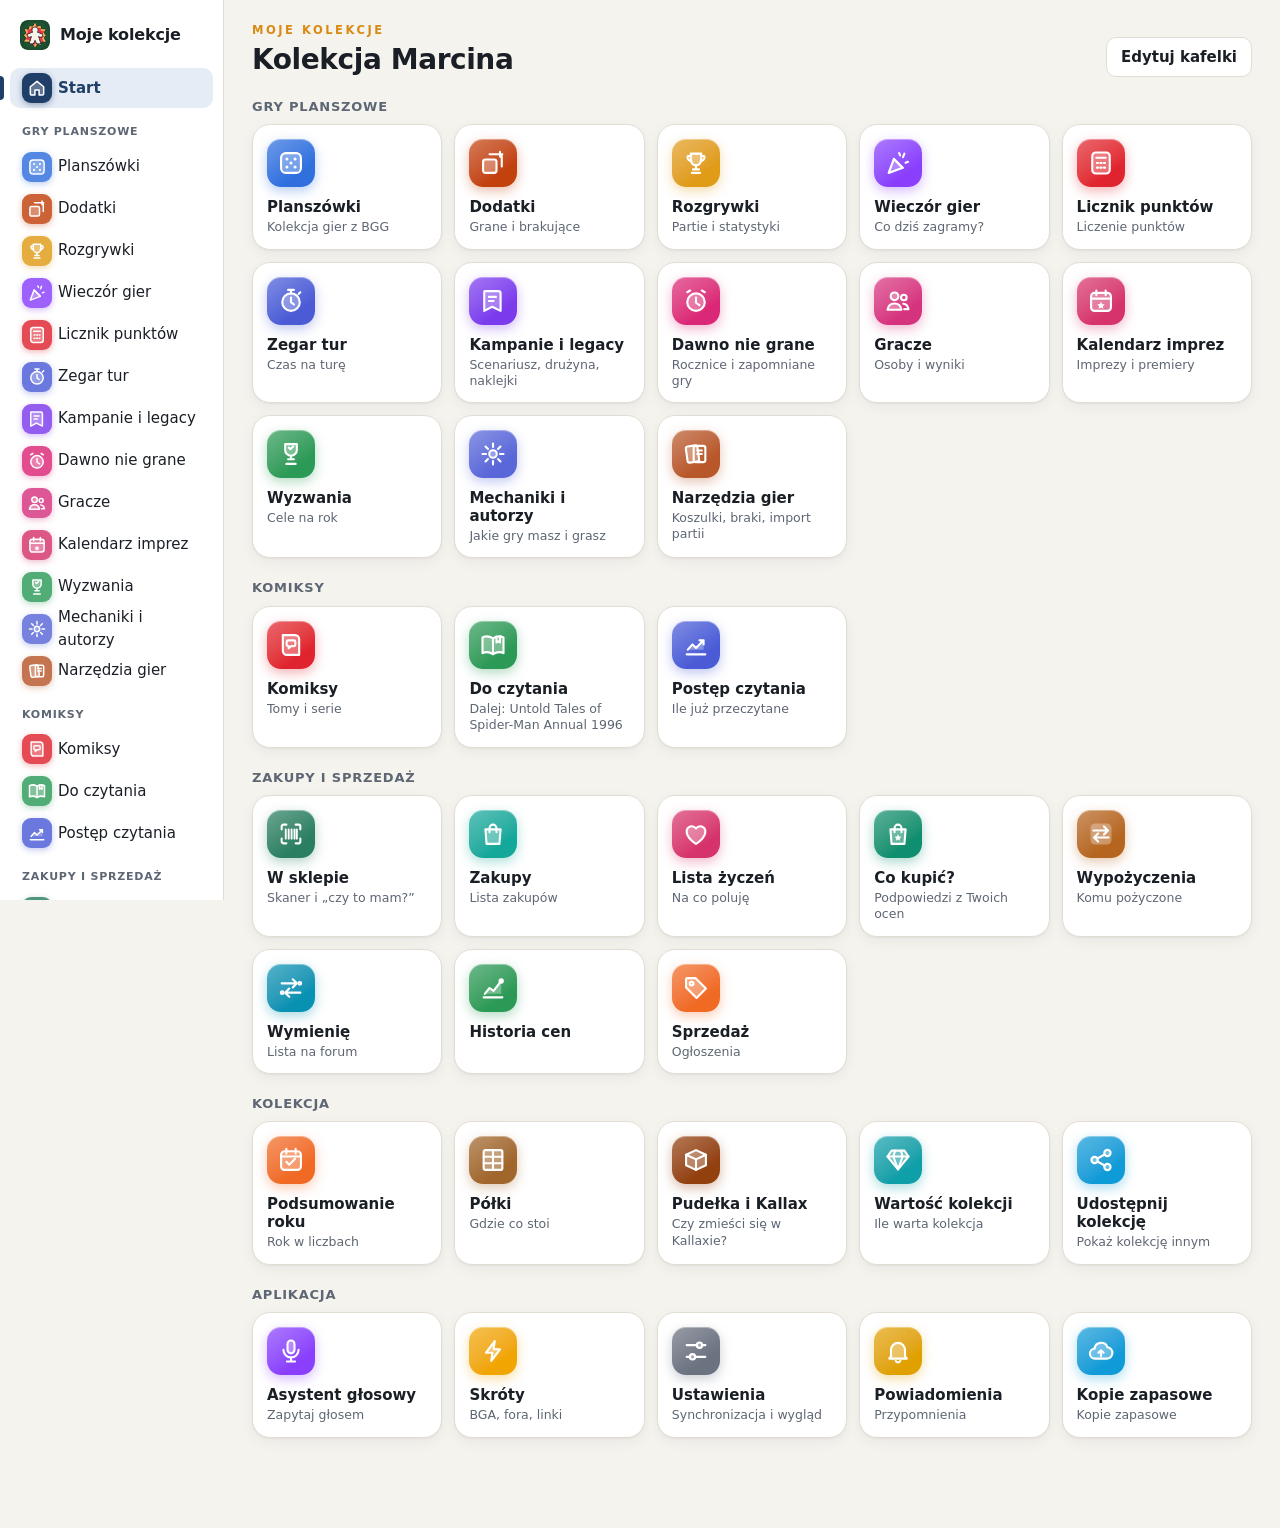
<file: index.html>
<!doctype html>
<html lang="pl">
<head>
<meta charset="utf-8">
<meta name="viewport" content="width=device-width, initial-scale=1, viewport-fit=cover">
<title>Moje kolekcje</title>
<meta name="theme-color" content="#1f3a5f">
<link rel="manifest" href="manifest.webmanifest">
<link rel="icon" href="icons/icon.svg" type="image/svg+xml">
<link rel="apple-touch-icon" href="icons/icon-192.png">
<link rel="stylesheet" href="style.css">
<link rel="stylesheet" href="motyw-kadr.css">
<script>/* Wygląd z Ustawień (core/wyglad.js): styl ikon i motyw, ustawiane przed narysowaniem strony */
try{var w=JSON.parse(localStorage.getItem('wyglad')||'{}'),h=document.documentElement;h.dataset.ikony=w.ikony||'kolor';h.dataset.styl=w.styl==='kadr'?'kadr':'klasyczny';if(w.motyw==='light'||w.motyw==='dark')h.dataset.theme=w.motyw;if(w.splash==='0')h.dataset.splash='0';}catch(e){document.documentElement.dataset.ikony='kolor';document.documentElement.dataset.styl='klasyczny';}</script>
</head>
<body>
<!-- Ekran startowy (core/splash.js): znika po 2 s -->
<div id="splash" aria-hidden="true">
  <div class="sp-wall"></div>
  <div class="sp-shade"></div>
  <div class="sp-title"><small>Moje kolekcje</small><h1><span>Kolekcja</span> <b>Marcina</b></h1><p class="sp-cnt">planszówki · komiksy</p></div>
</div>
<div id="app">
  <nav id="nav"></nav>
  <main id="main"><p class="muted">Ładowanie…</p></main>
</div>
<div id="toast"></div>

<!-- Rdzeń -->
<script src="core/ikony.js"></script>
<script src="core/db.js"></script>
<script src="core/app.js"></script>
<script src="core/sync.js"></script>
<script src="core/start.js"></script>
<script src="core/lista.js"></script>
<script src="core/okladki.js"></script>
<!-- Moduły (każdy wątek dopisuje swój plik poniżej) -->
<script src="moduly/planszowki/dane-bgg.js"></script>
<script src="moduly/tytuly/dane-tytuly.js"></script>
<script src="moduly/tytuly/tytuly.js"></script>
<script src="moduly/planszowki/planszowki.js"></script>
<script src="moduly/planszowki/bgg-dane.js"></script>
<script src="moduly/planszowki/szukaj-gier.js"></script>
<script src="moduly/sprzedaz/sprzedaz.js"></script>
<script src="moduly/sprzedaz/sprzedaz-ui.js"></script>
<script src="moduly/komiksy/komiksy.js"></script>
<script src="moduly/komiksy/zapowiedzi.js"></script>
<script src="moduly/wieczor/dane-gracze.js"></script>
<script src="moduly/wieczor/wieczor.js"></script>
<script src="moduly/wieczor/kto-zaczyna.js"></script>
<script src="moduly/postep/postep.js"></script>
<script src="moduly/kopia/kopia.js"></script>
<script src="moduly/sklep/skaner.js"></script>
<script src="moduly/sklep/sklep.js"></script>
<script src="moduly/wypozyczenia/wypozyczenia.js"></script>
<script src="moduly/wartosc/wyceny.js"></script>
<script src="moduly/wartosc/wartosc.js"></script>
<script src="moduly/skroty/skroty.js"></script>
<script src="moduly/gracze/wspolne.js"></script>
<script src="moduly/gracze/gracze.js"></script>
<script src="moduly/licznik/licznik.js"></script>
<script src="moduly/zegar/zegar.js"></script>
<script src="moduly/wyzwania/wyzwania.js"></script>
<script src="moduly/podsumowanie/podsumowanie.js"></script>
<script src="moduly/polki/polki.js"></script>
<script src="moduly/polki/zdjecia.js"></script>
<script src="moduly/polki/uklad.js"></script>
<script src="moduly/polki/regal.js"></script>
<script src="moduly/wishlista/wishlista.js"></script>
<script src="moduly/powiadomienia/powiadomienia.js"></script>
<script src="moduly/widzet/widzet.js"></script>
<script src="moduly/kalendarz/kalendarz.js"></script>
<script src="moduly/przy-grze/rozmiary.js"></script>
<script src="moduly/przy-grze/aparat.js"></script>
<script src="moduly/przy-grze/import-partii.js"></script>
<script src="moduly/przy-grze/przy-grze.js"></script>
<script src="moduly/historia/historia.js"></script>
<script src="moduly/udostepnij/udostepnij.js"></script>
<script src="moduly/asystent/asystent.js"></script>
<script src="moduly/gry-plus/dane-gry.js"></script>
<script src="moduly/gry-plus/wspolne.js"></script>
<script src="moduly/gry-plus/rekomendacje.js"></script>
<script src="moduly/gry-plus/dodatki.js"></script>
<script src="moduly/gry-plus/kampanie.js"></script>
<script src="moduly/gry-plus/wymiana.js"></script>
<script src="moduly/gry-plus/przypomnienia.js"></script>
<script src="moduly/gry-plus/pudelka.js"></script>
<script src="moduly/gry-plus/ciemny-stol.js"></script>
<!-- /Moduły -->
<script src="core/wyglad.js"></script>
<script src="core/klik.js"></script>
<script src="core/splash.js"></script>
<script src="core/przewijanie.js"></script>
<script>App.start();</script>
</body>
</html>
</file>
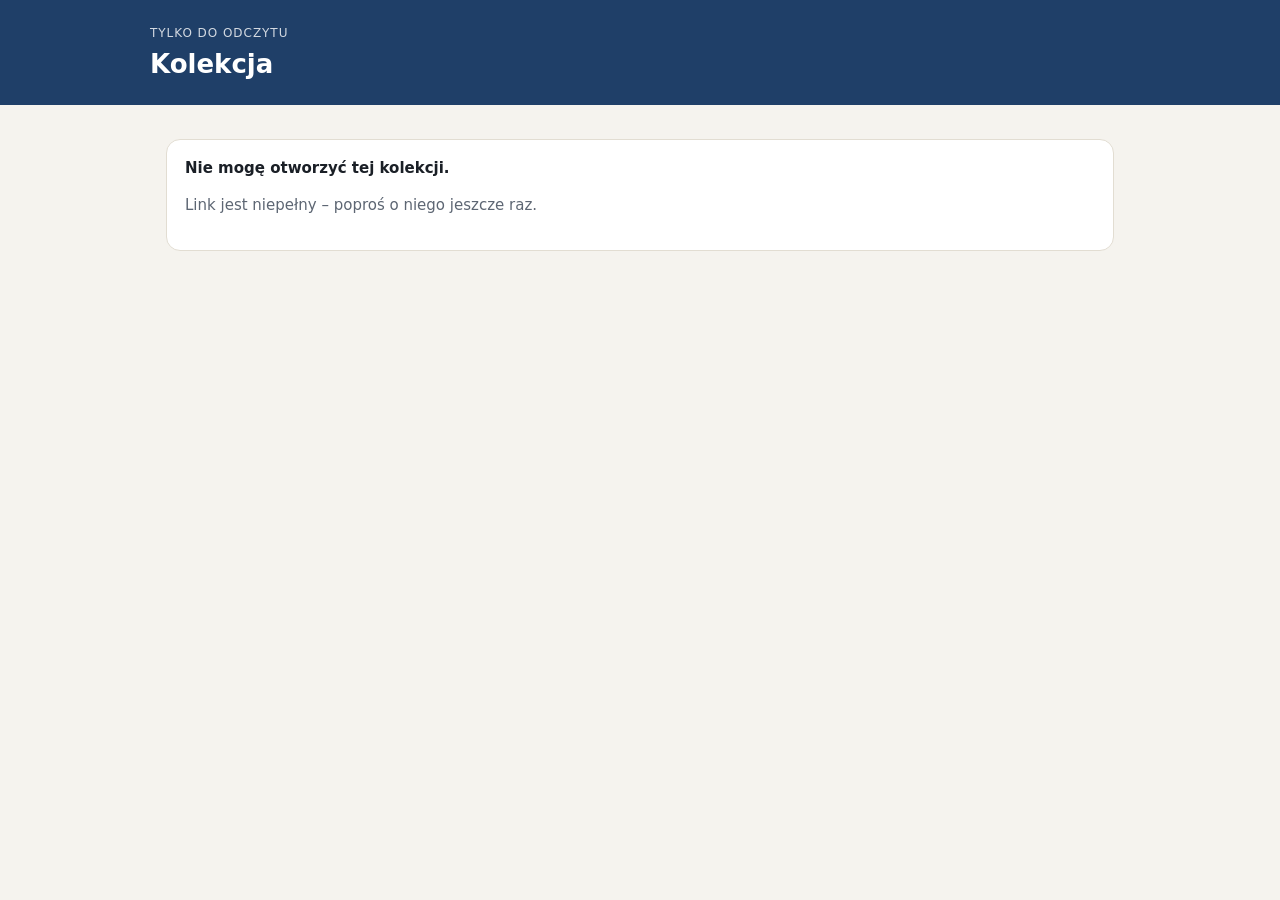
<file: kolekcja.html>
<!doctype html>
<html lang="pl">
<head>
<meta charset="utf-8">
<meta name="viewport" content="width=device-width, initial-scale=1, viewport-fit=cover">
<meta name="robots" content="noindex, nofollow">
<meta name="referrer" content="no-referrer">
<title>Kolekcja – podgląd</title>
<link rel="icon" href="icons/icon.svg" type="image/svg+xml">
<style>
:root{--bg:#f5f3ee;--surface:#fff;--surface2:#efece5;--text:#1a1f26;--muted:#5d6673;--line:#e2ddd2;--accent:#1f3f68;--accent-soft:#e5ecf6;--on-accent:#fff;--accent-2:#d98a14;--ok:#2c7a47;--ok-soft:#d3ebc2;--radius:14px;color-scheme:light}
@media (prefers-color-scheme:dark){:root{--bg:#12161b;--surface:#1b2129;--surface2:#242c36;--text:#ebe8e1;--muted:#9ea7b2;--line:#2f3843;--accent:#8fb6e8;--accent-soft:#23344a;--on-accent:#0f1620;--accent-2:#f0b45a;--ok:#6cc890;--ok-soft:#22402c;color-scheme:dark}}
*{box-sizing:border-box}
body{margin:0;background:var(--bg);color:var(--text);font:15px/1.45 system-ui,-apple-system,"Segoe UI",Roboto,sans-serif}
header{background:var(--accent);color:var(--on-accent);padding:22px 16px 18px}
header .w,main{max-width:980px;margin:0 auto}
header small{opacity:.8;text-transform:uppercase;letter-spacing:.08em;font-size:12px}
header h1{margin:2px 0 4px;font-size:26px}
header p{margin:0;opacity:.85;font-size:14px}
main{padding:14px 16px 120px}
.tabs{display:flex;gap:4px;border-bottom:1px solid var(--line);margin-bottom:12px}
.tabs button{border:0;background:none;padding:10px 14px;color:var(--muted);font:inherit;border-bottom:3px solid transparent;cursor:pointer}
.tabs button.on{color:var(--text);font-weight:700;border-color:var(--accent)}
.bar{display:flex;flex-wrap:wrap;gap:8px;align-items:center;position:sticky;top:0;background:var(--bg);padding:8px 0;z-index:3}
input,select,button{font:inherit;color:var(--text)}
input[type=search]{flex:1 1 220px;padding:9px 12px;border:1px solid var(--line);border-radius:10px;background:var(--surface)}
select{padding:9px 10px;border:1px solid var(--line);border-radius:10px;background:var(--surface)}
.list{background:var(--surface);border:1px solid var(--line);border-radius:var(--radius);overflow:hidden}
.li{display:flex;align-items:center;gap:12px;padding:10px 14px;border-bottom:1px solid var(--line);min-height:58px}
.li:last-child{border-bottom:0}
.li img,.li .ph{width:44px;height:44px;object-fit:contain;border-radius:8px;background:var(--surface2);flex-shrink:0;display:flex;align-items:center;justify-content:center}
.li .m{flex:1;min-width:0}
.li .t{font-weight:600;overflow:hidden;text-overflow:ellipsis}
.li .s{color:var(--muted);font-size:13px}
.li a{color:inherit}
.b{display:inline-block;padding:1px 8px;border-radius:999px;font-size:11.5px;font-weight:650;margin-left:4px;vertical-align:1px}
.b.sale{background:var(--accent-2);color:#241a05}.b.exp{background:var(--surface2);color:var(--muted)}.b.lent{background:var(--surface2);color:var(--muted)}.b.wish{background:var(--accent);color:var(--on-accent)}
.chk{display:flex;align-items:center;gap:6px;font-size:13px;color:var(--muted);cursor:pointer;white-space:nowrap}
.chk input{width:20px;height:20px}
.li.want{background:var(--ok-soft)}
.ser{background:var(--surface);border:1px solid var(--line);border-radius:var(--radius);padding:12px 14px;margin-bottom:10px}
.ser h3{margin:0 0 4px;font-size:16px}
.ser .n{color:var(--muted);font-size:13px}
.ser .v{font-variant-numeric:tabular-nums;margin-top:6px;word-break:break-word}
.ser ul{margin:6px 0 0;padding-left:18px}
.foot{position:fixed;left:0;right:0;bottom:0;background:var(--surface);border-top:1px solid var(--line);padding:12px 16px calc(12px + env(safe-area-inset-bottom));display:none;z-index:5}
.foot .w{max-width:980px;margin:0 auto;display:flex;gap:10px;align-items:center;flex-wrap:wrap}
.btn{border:1px solid var(--line);background:var(--surface);border-radius:10px;padding:10px 16px;cursor:pointer;min-height:44px}
.btn.p{background:var(--accent);border-color:var(--accent);color:var(--on-accent);font-weight:700}
.muted{color:var(--muted)}
.err{background:var(--surface);border:1px solid var(--line);border-radius:var(--radius);padding:18px;margin-top:20px}
.stats{display:flex;gap:10px;flex-wrap:wrap;margin:4px 0 12px}
.stat{background:var(--surface);border:1px solid var(--line);border-radius:12px;padding:10px 14px}
.stat b{font-size:20px;display:block}
.stat span{color:var(--muted);font-size:12.5px}
</style>
</head>
<body>
<header><div class="w"><small>Tylko do odczytu</small><h1 id="nm">Kolekcja</h1><p id="sub">Wczytywanie…</p></div></header>
<main id="m"></main>
<div class="foot" id="foot"><div class="w"><span id="fn"></span><span style="flex:1"></span><button class="btn" id="fx">Wyczyść</button><button class="btn p" id="fs">Poproś o pożyczenie</button></div></div>
<script>
/* Podgląd kolekcji „Moje kolekcje” dla znajomych. Dane: #k=<spis skompresowany w linku> albo #g=<id sekretnego Gista>.
 * Strona niczego nie zapisuje na serwerze; wszystko z danych jest wstawiane jako tekst (bez HTML z zewnątrz). */
(function () {
  const esc = s => String(s == null ? '' : s).replace(/[&<>"']/g, c => ({ '&': '&amp;', '<': '&lt;', '>': '&gt;', '"': '&quot;', "'": '&#39;' }[c]));
  const $ = s => document.querySelector(s);
  const m = $('#m');
  const chce = new Set();
  let D = null, tab = 'gry';

  function blad(t) { $('#sub').textContent = ''; m.innerHTML = `<div class="err"><b>Nie mogę otworzyć tej kolekcji.</b><p class="muted">${esc(t)}</p></div>`; }
  const z64 = s => { s = s.replace(/-/g, '+').replace(/_/g, '/'); while (s.length % 4) s += '='; const b = atob(s), u = new Uint8Array(b.length); for (let i = 0; i < b.length; i++) u[i] = b.charCodeAt(i); return u; };
  async function wczytaj() {
    const h = new URLSearchParams(location.hash.slice(1));
    if (h.get('k')) {
      const k = h.get('k'), bytes = z64(k.slice(1));
      let txt;
      if (k[0] === 'z') {
        if (!window.DecompressionStream) throw new Error('Ta przeglądarka jest za stara – otwórz link w aktualnym Chrome, Edge, Firefox albo Safari.');
        txt = await new Response(new Blob([bytes]).stream().pipeThrough(new DecompressionStream('deflate-raw'))).text();
      } else txt = new TextDecoder().decode(bytes);
      return JSON.parse(txt);
    }
    if (h.get('g')) {
      const id = h.get('g'); if (!/^[0-9a-f]{5,64}$/i.test(id)) throw new Error('Nieprawidłowy link.');
      const r = await fetch('https://api.github.com/gists/' + id, { headers: { Accept: 'application/vnd.github+json' } });
      if (r.status === 404) throw new Error('Właściciel wyłączył ten link albo jest on nieaktualny.');
      if (!r.ok) throw new Error('Serwer nie odpowiada (' + r.status + '). Spróbuj za chwilę.');
      const g = await r.json(), f = g.files && g.files['kolekcja.json'];
      if (!f) throw new Error('Pusty spis.');
      if (f.truncated) { const r2 = await fetch(f.raw_url); return r2.json(); }
      return JSON.parse(f.content);
    }
    throw new Error('Link jest niepełny – poproś o niego jeszcze raz.');
  }

  function gry() {
    const q = ($('#q') && $('#q').value || '').toLowerCase().trim();
    const fl = $('#f') ? $('#f').value : 'all', so = $('#s') ? $('#s').value : 'az';
    let g = D.g.map((x, i) => ({ i, t: x[0], y: x[1], b: x[2], f: x[3], r: x[4], p: x[5], img: x[6] }));
    if (q) g = g.filter(x => x.t.toLowerCase().includes(q));
    if (fl === 'base') g = g.filter(x => !(x.f & 1) && !(x.f & 4)); else if (fl === 'exp') g = g.filter(x => x.f & 1); else if (fl === 'sale') g = g.filter(x => x.f & 2); else if (fl === 'wish') g = g.filter(x => x.f & 4); else if (fl === 'avail') g = g.filter(x => !(x.f & 8) && !(x.f & 4));
    if (so === 'r') g.sort((a, b) => b.r - a.r || a.t.localeCompare(b.t, 'pl')); else if (so === 'p') g.sort((a, b) => b.p - a.p || a.t.localeCompare(b.t, 'pl')); else if (so === 'y') g.sort((a, b) => b.y - a.y);
    $('#lst').innerHTML = g.length ? g.map(x => {
      const img = x.img && /^https:\/\//.test(x.img) ? `<img src="${esc(x.img)}" alt="" loading="lazy" referrerpolicy="no-referrer">` : '<div class="ph">🎲</div>';
      const tt = x.b ? `<a href="https://boardgamegeek.com/boardgame/${+x.b}" target="_blank" rel="noopener noreferrer">${esc(x.t)}</a>` : esc(x.t);
      const s = [x.y || '', D.o.oceny && x.r ? '★ ' + x.r : '', D.o.partie && x.p ? x.p + ' ' + (x.p === 1 ? 'partia' : x.p % 10 >= 2 && x.p % 10 <= 4 && (x.p % 100 < 10 || x.p % 100 >= 20) ? 'partie' : 'partii') : ''].filter(Boolean).join(' · ');
      const wish = x.f & 4;
      return `<div class="li ${chce.has('g' + x.i) ? 'want' : ''}">${img}<div class="m"><div class="t">${tt}${x.f & 1 ? '<span class="b exp">dodatek</span>' : ''}${x.f & 2 ? '<span class="b sale">na sprzedaż</span>' : ''}${x.f & 8 ? '<span class="b lent">teraz pożyczona</span>' : ''}${wish ? '<span class="b wish">chcę mieć</span>' : ''}</div><div class="s">${s}</div></div>${wish ? '' : `<label class="chk"><input type="checkbox" data-w="g${x.i}" ${chce.has('g' + x.i) ? 'checked' : ''}>pożycz</label>`}</div>`;
    }).join('') : '<p class="muted" style="padding:14px">Nic nie znaleziono.</p>';
  }
  function komiksy() {
    const q = ($('#q') && $('#q').value || '').toLowerCase().trim();
    const k = D.k.filter(s => !q || s[0].toLowerCase().includes(q) || s[2].some(t => t.toLowerCase().includes(q)));
    $('#lst').innerHTML = k.length ? k.map((s, i) => {
      const ile = (s[1] ? s[1].split(',').reduce((a, r) => { const [p, z] = r.split('-').map(Number); return a + (z ? z - p + 1 : 1); }, 0) : 0) + s[2].length;
      const idx = D.k.indexOf(s);
      return `<div class="ser"><div style="display:flex;gap:10px;align-items:flex-start"><div style="flex:1;min-width:0"><h3>${esc(s[0])}</h3><div class="n">${ile} ${ile === 1 ? 'tom' : ile % 10 >= 2 && ile % 10 <= 4 && (ile % 100 < 10 || ile % 100 >= 20) ? 'tomy' : 'tomów'}</div></div><label class="chk"><input type="checkbox" data-w="k${idx}" ${chce.has('k' + idx) ? 'checked' : ''}>pożycz</label></div>
        ${s[1] ? `<div class="v">Tomy: ${esc(s[1].replace(/,/g, ', '))}</div>` : ''}
        ${s[2].length ? `<ul>${s[2].filter(t => !q || t.toLowerCase().includes(q) || s[0].toLowerCase().includes(q)).slice(0, 300).map(t => `<li>${esc(t)}</li>`).join('')}</ul>` : ''}</div>`;
    }).join('') : '<p class="muted">Nic nie znaleziono.</p>';
  }
  function rysuj() {
    const ileG = D.g.filter(x => !(x[3] & 1) && !(x[3] & 4)).length, ileD = D.g.filter(x => x[3] & 1).length;
    m.innerHTML = `<div class="stats"><div class="stat"><b>${ileG}</b><span>gier</span></div><div class="stat"><b>${ileD}</b><span>dodatków</span></div>${D.k.length ? `<div class="stat"><b>${D.k.length}</b><span>serii komiksów</span></div>` : ''}</div>
      ${D.k.length ? `<div class="tabs"><button data-t="gry" class="${tab === 'gry' ? 'on' : ''}">Planszówki</button><button data-t="kom" class="${tab === 'kom' ? 'on' : ''}">Komiksy</button></div>` : ''}
      <div class="bar"><input type="search" id="q" placeholder="Szukaj…">${tab === 'gry' ? `<select id="f"><option value="all">Wszystko</option><option value="base">Tylko gry</option><option value="exp">Tylko dodatki</option><option value="avail">Dostępne do pożyczenia</option>${D.g.some(x => x[3] & 2) ? '<option value="sale">Na sprzedaż</option>' : ''}${D.g.some(x => x[3] & 4) ? '<option value="wish">Lista życzeń</option>' : ''}</select>
        <select id="s"><option value="az">A–Z</option>${D.o.oceny ? '<option value="r">Najwyżej oceniane</option>' : ''}${D.o.partie ? '<option value="p">Najczęściej grane</option>' : ''}<option value="y">Najnowsze</option></select>` : ''}</div>
      <div id="lst" class="${tab === 'gry' ? 'list' : ''}"></div>
      <p class="muted" style="font-size:12.5px;margin-top:16px">Stan na ${esc(new Date(D.d).toLocaleDateString('pl-PL'))}. Zaznacz „pożycz” przy tym, co Cię interesuje, i wyślij prośbę.</p>`;
    m.querySelectorAll('[data-t]').forEach(b => b.onclick = () => { tab = b.dataset.t; rysuj(); });
    const odsw = () => tab === 'gry' ? gry() : komiksy();
    m.querySelector('#q').oninput = odsw;
    m.querySelectorAll('select').forEach(s => s.onchange = odsw);
    odsw();
  }
  document.addEventListener('change', e => {
    const w = e.target.dataset && e.target.dataset.w; if (!w) return;
    if (e.target.checked) chce.add(w); else chce.delete(w);
    const li = e.target.closest('.li'); if (li) li.classList.toggle('want', e.target.checked);
    stopka();
  });
  function wybrane() { return [...chce].map(w => w[0] === 'g' ? D.g[+w.slice(1)][0] : D.k[+w.slice(1)][0] + ' (komiksy)'); }
  function stopka() { const n = chce.size; $('#foot').style.display = n ? 'block' : 'none'; $('#fn').textContent = n === 1 ? '1 pozycja' : n + (n % 10 >= 2 && n % 10 <= 4 && (n % 100 < 10 || n % 100 >= 20) ? ' pozycje' : ' pozycji'); }
  $('#fx').onclick = () => { chce.clear(); stopka(); rysuj(); };
  $('#fs').onclick = async () => {
    const t = 'Cześć! Widziałem Twoją kolekcję – czy mogę pożyczyć:\n' + wybrane().map(x => '• ' + x).join('\n') + '\nDzięki!';
    if (navigator.share) { try { await navigator.share({ text: t }); return; } catch (e) { if (e.name === 'AbortError') return; } }
    try { await navigator.clipboard.writeText(t); $('#fs').textContent = 'Skopiowano – wklej w wiadomości'; setTimeout(() => $('#fs').textContent = 'Poproś o pożyczenie', 3000); }
    catch (e) { location.href = 'sms:?&body=' + encodeURIComponent(t); }
  };
  wczytaj().then(d => {
    if (!d || d.v !== 1 || !Array.isArray(d.g)) throw new Error('Nieznany format spisu.');
    d.k = Array.isArray(d.k) ? d.k : []; d.o = d.o || {};
    D = d; document.title = d.n; $('#nm').textContent = d.n;
    $('#sub').textContent = 'Planszówki' + (d.k.length ? ' i komiksy' : '') + ' · stan na ' + new Date(d.d).toLocaleDateString('pl-PL');
    rysuj();
  }).catch(e => blad(e.message || String(e)));
  window.addEventListener('hashchange', () => location.reload());
})();
</script>
</body>
</html>
</file>
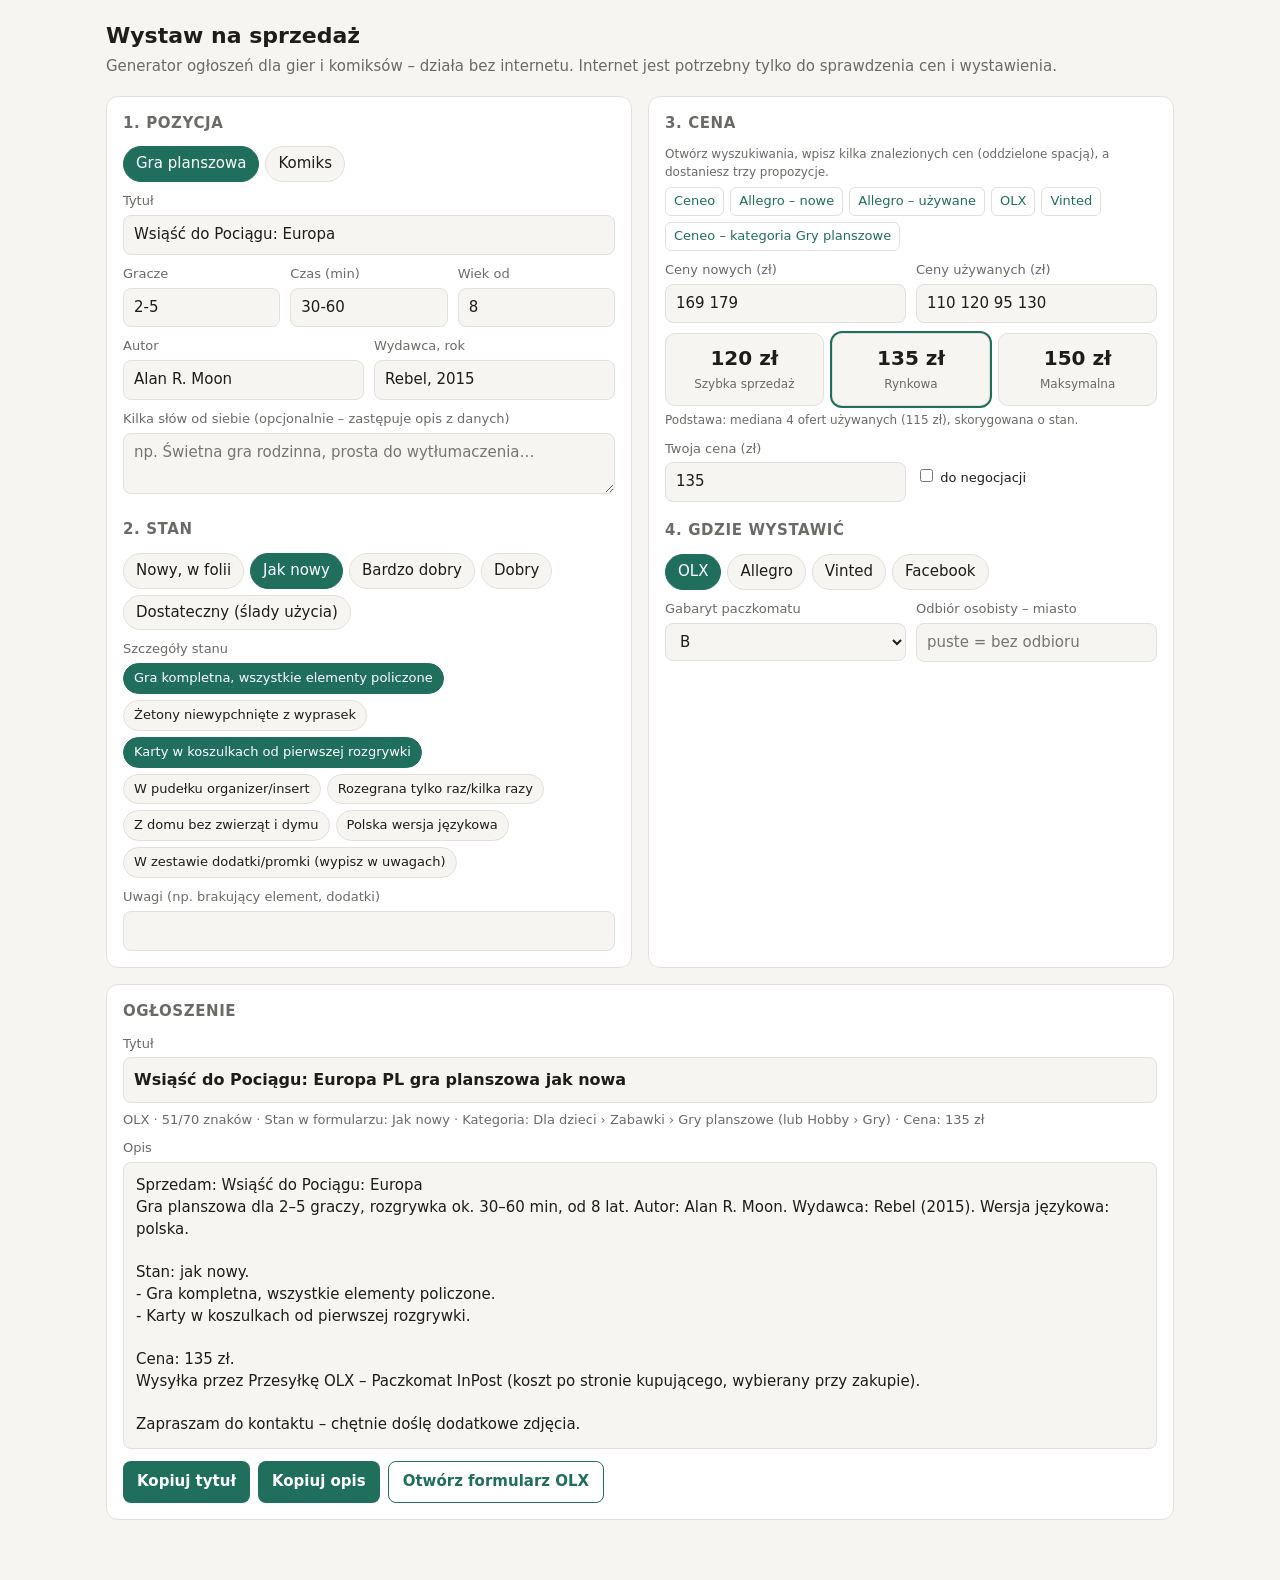
<file: moduly/sprzedaz/sprzedaz-demo.html>
<!doctype html>
<html lang="pl">
<head>
<meta charset="utf-8">
<meta name="viewport" content="width=device-width, initial-scale=1">
<title>Wystaw na sprzedaż</title>
<style>
:root{--bg:#f6f5f2;--card:#fff;--ink:#1d1d1b;--muted:#6b6a66;--line:#e2e0da;--accent:#1f6f5c;--accent-ink:#fff;--warn:#9a5b00;--warn-bg:#fff4e0}
@media (prefers-color-scheme:dark){:root:not([data-theme="light"]){--bg:#161615;--card:#222220;--ink:#ecebe7;--muted:#a3a19b;--line:#3a3935;--accent:#5cc3a6;--accent-ink:#0f1f1a;--warn:#f0b35a;--warn-bg:#3a2c14}}
:root[data-theme="dark"]{--bg:#161615;--card:#222220;--ink:#ecebe7;--muted:#a3a19b;--line:#3a3935;--accent:#5cc3a6;--accent-ink:#0f1f1a;--warn:#f0b35a;--warn-bg:#3a2c14}
*{box-sizing:border-box}
body{margin:0;background:var(--bg);color:var(--ink);font:15px/1.45 system-ui,-apple-system,"Segoe UI",Roboto,sans-serif}
main{max-width:1100px;margin:0 auto;padding:20px 16px 60px}
h1{font-size:22px;margin:0 0 4px}
.sub{color:var(--muted);margin:0 0 18px}
.grid{display:grid;grid-template-columns:1fr 1fr;gap:16px}
@media (max-width:820px){.grid{grid-template-columns:1fr}}
section{background:var(--card);border:1px solid var(--line);border-radius:12px;padding:16px}
h2{font-size:15px;margin:0 0 12px;text-transform:uppercase;letter-spacing:.04em;color:var(--muted)}
label{display:block;font-size:13px;color:var(--muted);margin:10px 0 4px}
input,select,textarea{width:100%;font:inherit;color:var(--ink);background:var(--bg);border:1px solid var(--line);border-radius:8px;padding:8px 10px}
textarea{min-height:60px;resize:vertical}
.row{display:grid;grid-template-columns:1fr 1fr;gap:10px}
.row3{display:grid;grid-template-columns:1fr 1fr 1fr;gap:10px}
.seg{display:flex;flex-wrap:wrap;gap:6px}
.seg button,.chip{border:1px solid var(--line);background:var(--bg);color:var(--ink);border-radius:999px;padding:6px 12px;font:inherit;cursor:pointer}
.seg button[aria-pressed="true"],.chip[aria-pressed="true"]{background:var(--accent);color:var(--accent-ink);border-color:var(--accent)}
.chips{display:flex;flex-wrap:wrap;gap:6px}
.chip{font-size:13px;padding:5px 10px}
.links{display:flex;flex-wrap:wrap;gap:6px;margin-top:6px}
.links a{font-size:13px;color:var(--accent);text-decoration:none;border:1px solid var(--line);border-radius:6px;padding:4px 8px}
.prices{display:grid;grid-template-columns:repeat(3,1fr);gap:8px;margin-top:10px}
.price{border:1px solid var(--line);border-radius:10px;padding:10px;text-align:center;cursor:pointer;background:var(--bg);color:var(--ink);font:inherit}
.price b{display:block;font-size:20px}
.price span{font-size:12px;color:var(--muted)}
.price[aria-pressed="true"]{outline:2px solid var(--accent)}
.hint{font-size:12px;color:var(--muted);margin-top:6px}
.out-title{font-weight:600;font-size:16px;padding:10px;border:1px solid var(--line);border-radius:8px;background:var(--bg)}
pre{white-space:pre-wrap;word-break:break-word;font:inherit;background:var(--bg);border:1px solid var(--line);border-radius:8px;padding:12px;margin:0}
.meta{font-size:13px;color:var(--muted);margin:8px 0}
.warn{background:var(--warn-bg);color:var(--warn);border-radius:8px;padding:8px 10px;font-size:13px;margin-top:8px}
.actions{display:flex;flex-wrap:wrap;gap:8px;margin-top:12px}
.btn{border:0;background:var(--accent);color:var(--accent-ink);border-radius:8px;padding:9px 14px;font:inherit;font-weight:600;cursor:pointer;text-decoration:none}
.btn.ghost{background:transparent;color:var(--accent);border:1px solid var(--accent)}
.only-gra,.only-komiks{display:none}
body[data-typ="gra"] .only-gra{display:block}
body[data-typ="komiks"] .only-komiks{display:block}
</style>
</head>
<body data-typ="gra">
<main>
  <h1>Wystaw na sprzedaż</h1>
  <p class="sub">Generator ogłoszeń dla gier i komiksów – działa bez internetu. Internet jest potrzebny tylko do sprawdzenia cen i wystawienia.</p>

  <div class="grid">
    <section>
      <h2>1. Pozycja</h2>
      <div class="seg" id="typ">
        <button data-v="gra" aria-pressed="true">Gra planszowa</button>
        <button data-v="komiks" aria-pressed="false">Komiks</button>
      </div>
      <label>Tytuł</label><input id="tytul" value="Wsiąść do Pociągu: Europa">
      <div class="only-gra">
        <div class="row3">
          <div><label>Gracze</label><input id="gracze" value="2-5"></div>
          <div><label>Czas (min)</label><input id="czas" value="30-60"></div>
          <div><label>Wiek od</label><input id="wiek" value="8"></div>
        </div>
        <div class="row">
          <div><label>Autor</label><input id="autor" value="Alan R. Moon"></div>
          <div><label>Wydawca, rok</label><input id="wydawcaG" value="Rebel, 2015"></div>
        </div>
      </div>
      <div class="only-komiks">
        <div class="row">
          <div><label>Seria / kolekcja</label><input id="seria" placeholder="np. WKKM, Marvel Now, Thorgal"></div>
          <div><label>Tom / numer</label><input id="numer"></div>
        </div>
        <div class="row">
          <div><label>Scenariusz</label><input id="scen"></div>
          <div><label>Rysunki</label><input id="rys"></div>
        </div>
        <div class="row">
          <div><label>Wydawca, rok</label><input id="wydawcaK" placeholder="np. Egmont, 2023"></div>
          <div><label>Oprawa</label><select id="oprawa"><option value="">—</option><option>twarda</option><option>miękka</option></select></div>
        </div>
      </div>
      <label>Kilka słów od siebie (opcjonalnie – zastępuje opis z danych)</label>
      <textarea id="opisKrotki" placeholder="np. Świetna gra rodzinna, prosta do wytłumaczenia…"></textarea>

      <h2 style="margin-top:18px">2. Stan</h2>
      <div class="seg" id="stan"></div>
      <label>Szczegóły stanu</label>
      <div class="chips" id="cechy"></div>
      <label>Uwagi (np. brakujący element, dodatki)</label>
      <input id="uwagi">
    </section>

    <section>
      <h2>3. Cena</h2>
      <div class="hint">Otwórz wyszukiwania, wpisz kilka znalezionych cen (oddzielone spacją), a dostaniesz trzy propozycje.</div>
      <div class="links" id="linki"></div>
      <div class="row">
        <div><label>Ceny nowych (zł)</label><input id="noweC" value="169 179" inputmode="decimal"></div>
        <div><label>Ceny używanych (zł)</label><input id="uzywC" value="110 120 95 130" inputmode="decimal"></div>
      </div>
      <div class="prices" id="propozycje"></div>
      <div class="hint" id="podstawa"></div>
      <div class="row">
        <div><label>Twoja cena (zł)</label><input id="cena" inputmode="decimal"></div>
        <div><label>&nbsp;</label><label style="margin:8px 0;color:var(--ink)"><input type="checkbox" id="neg" style="width:auto"> do negocjacji</label></div>
      </div>

      <h2 style="margin-top:18px">4. Gdzie wystawić</h2>
      <div class="seg" id="platforma"></div>
      <div class="row">
        <div><label>Gabaryt paczkomatu</label><select id="gab"><option>A</option><option selected>B</option><option>C</option></select></div>
        <div><label>Odbiór osobisty – miasto</label><input id="miasto" placeholder="puste = bez odbioru"></div>
      </div>
    </section>
  </div>

  <section style="margin-top:16px">
    <h2>Ogłoszenie</h2>
    <label>Tytuł</label>
    <div class="out-title" id="outTytul"></div>
    <div class="meta" id="outMeta"></div>
    <label>Opis</label>
    <pre id="outOpis"></pre>
    <div id="outWarn"></div>
    <div class="actions">
      <button class="btn" id="kopiujT">Kopiuj tytuł</button>
      <button class="btn" id="kopiujO">Kopiuj opis</button>
      <a class="btn ghost" id="wystaw" target="_blank" rel="noopener">Otwórz formularz serwisu</a>
    </div>
  </section>
</main>

<script src="sprzedaz.js"></script>
<script>
(function(){
  var S = window.Sprzedaz, $ = function(id){return document.getElementById(id)};
  var stanSel = "jakNowy", plat = "olx", typ = "gra", cechySel = {kompletna:true, koszulki:true}, cenaSel = "rynkowa";

  function seg(el, items, cur, onPick){
    el.innerHTML = "";
    items.forEach(function(it){
      var b = document.createElement("button");
      b.textContent = it[1]; b.dataset.v = it[0];
      b.setAttribute("aria-pressed", String(it[0] === cur));
      b.onclick = function(){ onPick(it[0]); };
      el.appendChild(b);
    });
  }
  function liczby(s){ return (s||"").replace(/,/g,".").split(/[\s;]+/).map(Number).filter(function(x){return x>0}); }
  function zakres(s){ var m=(s||"").split(/[-–]/).map(function(x){return parseInt(x,10)}); return [m[0]||null, m[1]||m[0]||null]; }
  function wydRok(s){ var m=(s||"").split(","); return [ (m[0]||"").trim(), parseInt(m[1],10)||null ]; }

  function pozycja(){
    var p = { typ: typ, tytul: $("tytul").value.trim() || "Bez tytułu", opisKrotki: $("opisKrotki").value };
    if (typ === "gra"){
      var g = zakres($("gracze").value), c = zakres($("czas").value), w = wydRok($("wydawcaG").value);
      Object.assign(p, {graczeMin:g[0], graczeMax:g[1], czasMin:c[0], czasMax:c[1], wiekOd:parseInt($("wiek").value,10)||null,
        autorzy: $("autor").value ? [$("autor").value] : [], wydawca:w[0], rok:w[1], jezyk:"polska"});
    } else {
      var k = wydRok($("wydawcaK").value);
      Object.assign(p, {seria:$("seria").value.trim(), numer:$("numer").value.trim(), scenariusz:$("scen").value.trim(),
        rysunki:$("rys").value.trim(), wydawca:k[0], rok:k[1], oprawa:$("oprawa").value});
    }
    return p;
  }

  function render(){
    document.body.dataset.typ = typ;
    seg($("typ"), [["gra","Gra planszowa"],["komiks","Komiks"]], typ, function(v){ typ=v; cechySel = v==="gra"?{kompletna:true}:{czytany1:true}; if(v==="komiks"&&$("tytul").value==="Wsiąść do Pociągu: Europa"){ $("tytul").value="Spider-Man: Ostatnie łowy Kravena"; $("seria").value="WKKM"; $("numer").value="7"; $("noweC").value=""; $("uzywC").value="30 35 40 29";} render(); });
    seg($("stan"), Object.keys(S.STANY).map(function(k){return [k, S.STANY[k].etykieta]}), stanSel, function(v){ stanSel=v; render(); });
    seg($("platforma"), Object.keys(S.PLATFORMY).map(function(k){return [k, S.PLATFORMY[k].nazwa.replace(/ \(.*\)/,"")]}), plat, function(v){ plat=v; render(); });

    var cs = S.CECHY_STANU[typ], ch = $("cechy"); ch.innerHTML="";
    Object.keys(cs).forEach(function(k){
      var b=document.createElement("button"); b.className="chip"; b.textContent=cs[k];
      b.setAttribute("aria-pressed", String(!!cechySel[k]));
      b.onclick=function(){ cechySel[k]=!cechySel[k]; render(); };
      ch.appendChild(b);
    });

    var p = pozycja();
    $("linki").innerHTML = S.linkiCen(p).map(function(l){ return '<a href="'+l.url+'" target="_blank" rel="noopener">'+l.zrodlo+'</a>'; }).join("");

    var pr = S.proponujCeny({nowe: liczby($("noweC").value), uzywane: liczby($("uzywC").value), stan: stanSel});
    var box = $("propozycje"); box.innerHTML = "";
    if (pr){
      [["szybka","Szybka sprzedaż"],["rynkowa","Rynkowa"],["maks","Maksymalna"]].forEach(function(o){
        var b=document.createElement("button"); b.className="price"; b.setAttribute("aria-pressed", String(cenaSel===o[0]));
        b.innerHTML="<b>"+pr[o[0]]+" zł</b><span>"+o[1]+"</span>";
        b.onclick=function(){ cenaSel=o[0]; $("cena").value=pr[o[0]]; render(); };
        box.appendChild(b);
      });
      $("podstawa").textContent = "Podstawa: " + pr.podstawa + ".";
      if (!$("cena").dataset.touched) $("cena").value = pr[cenaSel];
    } else { $("podstawa").textContent = "Wpisz przynajmniej jedną cenę, by dostać propozycje."; }

    var cena = parseFloat(($("cena").value||"").replace(",", ".")) || null;
    var r = S.generujOgloszenie(p, { platforma: plat, stan: stanSel, cena: cena, negocjacja: $("neg").checked,
      cechy: Object.keys(cechySel).filter(function(k){return cechySel[k]}), uwagi: $("uwagi").value,
      ustawienia: { paczkomatGabaryt: $("gab").value, miasto: $("miasto").value.trim(), odbiorOsobisty: !!$("miasto").value.trim() } });
    $("outTytul").textContent = r.tytul;
    $("outMeta").textContent = r.platformaNazwa + " · " + r.tytul.length + "/" + S.PLATFORMY[plat].maxTytul + " znaków · Stan w formularzu: " + r.parametry.stan + " · Kategoria: " + r.parametry.kategoria + (r.cena ? " · Cena: " + r.cena + " zł" : "");
    $("outOpis").textContent = r.opis;
    $("outWarn").innerHTML = r.ostrzezenia.map(function(w){return '<div class="warn">'+w+'</div>'}).join("");
    $("wystaw").href = r.linkWystaw; $("wystaw").textContent = "Otwórz formularz " + r.platformaNazwa.replace(/ \(.*\)/,"");
  }

  function kopiuj(txt, btn){
    var done=function(){ var t=btn.textContent; btn.textContent="Skopiowano ✓"; setTimeout(function(){btn.textContent=t},1200); };
    if (navigator.clipboard) navigator.clipboard.writeText(txt).then(done, done); else done();
  }
  $("kopiujT").onclick=function(){ kopiuj($("outTytul").textContent, this); };
  $("kopiujO").onclick=function(){ kopiuj($("outOpis").textContent, this); };
  $("cena").addEventListener("input", function(){ this.dataset.touched="1"; render(); });
  document.querySelectorAll("input:not(#cena):not([type=checkbox]),textarea").forEach(function(el){ el.addEventListener("input", render); });
  document.querySelectorAll("select,input[type=checkbox]").forEach(function(el){ el.addEventListener("change", render); });
  render();
})();
</script>
</body>
</html>
</file>
<file: style.css>
/* Moje kolekcje – wspólny wygląd (system projektowy).
 * Kolory i rozmiary są w zmiennych poniżej – moduły używają klas: card, row, primary, ghost,
 * muted, grid, tile, list/li, chip, badge, toolbar, seg, tabs, stats/stat, tbl, empty.
 * Na końcu pliku jest „warstwa ujednolicająca” dla stylów wstrzykiwanych przez moduły
 * (kx-* w komiksach, .spr w sprzedaży), żeby wszystko wyglądało spójnie i działało w trybie ciemnym. */
:root {
  --bg: #f5f3ee; --surface: #ffffff; --surface2: #efece5; --text: #1a1f26; --muted: #5d6673; --line: #e2ddd2;
  --accent: #1f3f68; --accent-soft: #e5ecf6; --on-accent: #ffffff;
  --accent-2: #d98a14; --accent-2-soft: #fbefd9;
  --ok: #2c7a47; --ok-soft: #d3ebc2; --on-ok: #ffffff; --bad: #b3412e; --bad-soft: #f7e1dc;
  --radius: 14px; --radius-s: 10px;
  --shadow: 0 1px 2px rgba(20,25,35,.05), 0 4px 14px rgba(20,25,35,.05);
  --shadow-lg: 0 10px 40px rgba(20,25,35,.18);
  --tap: 40px; --nav-h: 64px;
  color-scheme: light;
}
@media (prefers-color-scheme: dark) {
  :root:not([data-theme="light"]) {
    --bg: #12161b; --surface: #1b2129; --surface2: #242c36; --text: #ebe8e1; --muted: #9ea7b2; --line: #2f3843;
    --accent: #8fb6e8; --accent-soft: #23344a; --on-accent: #0f1620;
    --accent-2: #f0b45a; --accent-2-soft: #3a2f1c;
    --ok: #6cc890; --ok-soft: #22402c; --on-ok: #0d1f14; --bad: #ec8470; --bad-soft: #43251f;
    --shadow: 0 1px 2px rgba(0,0,0,.3); --shadow-lg: 0 10px 40px rgba(0,0,0,.5);
    color-scheme: dark;
  }
}
:root[data-theme="dark"] {
  --bg: #12161b; --surface: #1b2129; --surface2: #242c36; --text: #ebe8e1; --muted: #9ea7b2; --line: #2f3843;
  --accent: #8fb6e8; --accent-soft: #23344a; --on-accent: #0f1620;
  --accent-2: #f0b45a; --accent-2-soft: #3a2f1c;
  --ok: #6cc890; --ok-soft: #22402c; --on-ok: #0d1f14; --bad: #ec8470; --bad-soft: #43251f;
  --shadow: 0 1px 2px rgba(0,0,0,.3); --shadow-lg: 0 10px 40px rgba(0,0,0,.5);
  color-scheme: dark;
}
@media (pointer: coarse) { :root { --tap: 44px; } }

* { box-sizing: border-box; }
html, body { margin: 0; height: 100%; }
body { background: var(--bg); color: var(--text); font: 15px/1.5 system-ui, -apple-system, "Segoe UI", Roboto, sans-serif; -webkit-font-smoothing: antialiased; -webkit-tap-highlight-color: transparent; }
:focus-visible { outline: 2px solid var(--accent); outline-offset: 2px; }

/* ---------- Układ i nawigacja ---------- */
#app { display: flex; min-height: 100%; }
#nav { display: flex; flex-direction: column; gap: 2px; padding: 14px 10px; background: var(--surface); border-right: 1px solid var(--line); width: 224px; position: sticky; top: 0; height: 100vh; overflow-y: auto; flex-shrink: 0; }
#nav .brand { display: flex; align-items: center; gap: 10px; padding: 6px 10px 16px; font-weight: 700; font-size: 16px; letter-spacing: -.01em; }
#nav .brand img { width: 30px; height: 30px; border-radius: 8px; }
#nav .sep { height: 1px; background: var(--line); margin: 8px 10px; }
#nav .sep + button { margin-top: 0; }
#nav .bottom { margin-top: auto; }
#nav button { display: flex; align-items: center; justify-content: flex-start; gap: 12px; border: 0; background: none; color: var(--text); min-height: var(--tap); padding: 8px 12px; border-radius: var(--radius-s); font: inherit; font-weight: 500; cursor: pointer; text-align: left; position: relative; }
#nav button:hover { background: var(--surface2); }
#nav button.active { background: var(--accent-soft); color: var(--accent); font-weight: 650; }
#nav button.active::before { content: ""; position: absolute; left: -10px; top: 8px; bottom: 8px; width: 4px; border-radius: 0 4px 4px 0; background: var(--accent); }
#nav .ico { font-size: 18px; width: 24px; text-align: center; flex-shrink: 0; }
#nav .lab-s, #nav .more, #nav .more-sheet { display: none; }
#main { flex: 1; min-width: 0; padding: 22px 28px 90px; max-width: 1280px; margin: 0 auto; }

@media (max-width: 760px) {
  #app { flex-direction: column; }
  #nav { flex-direction: row; position: fixed; bottom: 0; top: auto; left: 0; right: 0; width: 100%; height: auto; border-right: 0; border-top: 1px solid var(--line); padding: 6px 6px calc(6px + env(safe-area-inset-bottom)); z-index: 30; overflow: visible; gap: 0; background: color-mix(in srgb, var(--surface) 92%, transparent); backdrop-filter: blur(12px); -webkit-backdrop-filter: blur(12px); }
  #nav .brand, #nav .sep, #nav > button.sec { display: none; }
  #nav .more { display: flex; }
  #nav > button { flex: 1 1 0; justify-content: center; flex-direction: column; gap: 2px; padding: 4px 2px; min-height: 52px; font-size: 11.5px; font-weight: 500; align-items: center; justify-content: center; border-radius: 12px; min-width: 0; }
  #nav > button .lab { display: none; }
  #nav > button .lab-s { display: block; white-space: nowrap; overflow: hidden; text-overflow: ellipsis; max-width: 100%; }
  #nav > button .ico { font-size: 21px; width: auto; line-height: 1.1; padding: 2px 14px; border-radius: 999px; transition: background .15s; }
  #nav > button.active { background: none; color: var(--accent); font-weight: 700; }
  #nav > button.active::before { display: none; }
  #nav > button.active .ico { background: var(--accent-soft); }
  #nav > button:hover { background: none; }
  #nav.open .more-sheet { display: grid; }
  #nav .more-sheet { position: fixed; left: 10px; right: 10px; bottom: calc(var(--nav-h) + 10px + env(safe-area-inset-bottom)); grid-template-columns: repeat(3, 1fr); gap: 6px; padding: 10px; background: var(--surface); border: 1px solid var(--line); border-radius: 18px; box-shadow: var(--shadow-lg); }
  #nav .more-sheet button { flex-direction: column; gap: 4px; align-items: center; padding: 12px 4px; font-size: 13px; min-height: 72px; background: var(--surface2); }
  #nav .more-sheet button.active { background: var(--accent-soft); }
  #nav .more-sheet button.active::before { display: none; }
  #nav .more-sheet .ico { font-size: 24px; }
  #main { padding: 14px 14px calc(96px + env(safe-area-inset-bottom)); margin: 0; width: 100%; }
}

/* ---------- Typografia ---------- */
h1, h2, h3 { margin: 0 0 10px; line-height: 1.2; letter-spacing: -.015em; }
#main h1, #main > h2:first-child, #main > div > h2:first-child { font-size: 26px; font-weight: 750; }
h2 { font-size: 20px; margin-top: 18px; }
h3 { font-size: 16px; }
@media (max-width: 760px) { #main h1, #main > h2:first-child, #main > div > h2:first-child { font-size: 22px; } }
a { color: var(--accent); }
.muted { color: var(--muted); }
.err { color: var(--bad); }

/* ---------- Kontrolki ---------- */
.card { background: var(--surface); border: 1px solid var(--line); border-radius: var(--radius); padding: 16px; box-shadow: var(--shadow); margin-bottom: 14px; }
.row { display: flex; flex-wrap: wrap; gap: 8px; align-items: center; }
.spacer { flex: 1; }
button, .btn { font: inherit; font-weight: 550; border: 1px solid var(--line); background: var(--surface); color: var(--text); min-height: var(--tap); padding: 7px 14px; border-radius: var(--radius-s); cursor: pointer; display: inline-flex; align-items: center; justify-content: center; gap: 6px; text-decoration: none; transition: background .12s, border-color .12s; }
button:hover, .btn:hover { border-color: color-mix(in srgb, var(--accent) 45%, var(--line)); background: var(--surface2); }
button:active { transform: translateY(1px); }
button:disabled { opacity: .5; cursor: default; }
button.primary, .btn.primary { background: var(--accent); border-color: var(--accent); color: var(--on-accent); }
button.primary:hover { background: color-mix(in srgb, var(--accent) 88%, black); }
button.ghost { background: none; }
button.danger { color: var(--bad); }
button.small { min-height: 32px; padding: 4px 10px; font-size: 13px; }
input, select, textarea { font: inherit; color: var(--text); background: var(--surface); border: 1px solid var(--line); border-radius: var(--radius-s); padding: 8px 11px; min-width: 0; min-height: var(--tap); }
input[type=checkbox], input[type=radio] { min-height: 0; accent-color: var(--ok); }
select { cursor: pointer; }
input:focus, select:focus, textarea:focus { outline: 2px solid var(--accent); outline-offset: -1px; }
input[type=search] { padding-left: 36px; background: var(--surface) url("data:image/svg+xml,%3Csvg xmlns='http://www.w3.org/2000/svg' width='16' height='16' viewBox='0 0 24 24' fill='none' stroke='%238a929c' stroke-width='2.4' stroke-linecap='round'%3E%3Ccircle cx='11' cy='11' r='7'/%3E%3Cpath d='m20 20-3.5-3.5'/%3E%3C/svg%3E") no-repeat 12px center; }

/* Pasek wyszukiwania i filtrów – przyklejony u góry przy przewijaniu */
.toolbar { display: flex; flex-wrap: wrap; gap: 8px; align-items: center; margin: 0 -4px 14px; padding: 8px 4px; position: sticky; top: 0; z-index: 10; background: var(--bg); }
.toolbar input[type=search] { flex: 1 1 240px; }
@media (max-width: 760px) {
  .toolbar { margin: 0 -14px 12px; padding: 8px 14px; gap: 6px; border-bottom: 1px solid var(--line); }
  .toolbar input[type=search] { flex: 1 1 100%; }
  .toolbar select { flex: 1 1 0; }
}
.seg { display: inline-flex; border: 1px solid var(--line); border-radius: var(--radius-s); overflow: hidden; background: var(--surface); }
.seg button { border: 0; border-radius: 0; padding: 7px 12px; min-height: calc(var(--tap) - 2px); }
.seg button.on { background: var(--accent); color: var(--on-accent); }
.chip { display: inline-block; padding: 2px 9px; border-radius: 999px; background: var(--surface2); font-size: 12px; color: var(--muted); }
.badge { display: inline-block; padding: 2px 8px; border-radius: 999px; font-size: 11.5px; font-weight: 650; line-height: 1.5; }
.badge.sale { background: var(--accent-2); color: #241a05; }
.badge.sold { background: var(--muted); color: var(--surface); }
.badge.exp { background: var(--surface2); color: var(--muted); }
.badge.wish { background: var(--accent); color: var(--on-accent); }

/* ---------- Kafelki i listy ---------- */
.grid { display: grid; grid-template-columns: repeat(auto-fill, minmax(150px, 1fr)); gap: 14px; }
@media (max-width: 760px) { .grid { grid-template-columns: repeat(3, minmax(0, 1fr)); gap: 8px; } }
.tile { background: var(--surface); border: 1px solid var(--line); border-radius: var(--radius); overflow: hidden; cursor: pointer; display: flex; flex-direction: column; box-shadow: var(--shadow); transition: transform .12s, box-shadow .12s; }
.tile:hover { transform: translateY(-2px); box-shadow: var(--shadow-lg); }
.tile .cov { aspect-ratio: 1; background: var(--surface2); display: flex; align-items: center; justify-content: center; overflow: hidden; position: relative; }
.tile .cov img { width: 100%; height: 100%; object-fit: contain; }
.tile .cov .ph { font-size: 32px; opacity: .35; }
.tile .cov .badge { position: absolute; top: 6px; left: 6px; }
.tile .meta { padding: 8px 10px 10px; font-size: 13px; }
.tile .t { font-weight: 650; line-height: 1.25; display: -webkit-box; -webkit-line-clamp: 2; -webkit-box-orient: vertical; overflow: hidden; }
.tile .s { color: var(--muted); font-size: 12px; margin-top: 3px; }
@media (max-width: 760px) { .tile { border-radius: 12px; } .tile .meta { padding: 6px 8px 8px; font-size: 12px; } .tile .s { font-size: 11px; } .tile .cov .ph { font-size: 26px; } }
.list { background: var(--surface); border: 1px solid var(--line); border-radius: var(--radius); overflow: hidden; box-shadow: var(--shadow); }
.li { display: flex; align-items: center; gap: 12px; padding: 10px 14px; border-bottom: 1px solid var(--line); cursor: pointer; min-height: 60px; }
.li:last-child { border-bottom: 0; }
.li:hover { background: var(--surface2); }
.li img, .li .ph { width: 44px; height: 44px; object-fit: contain; border-radius: 8px; background: var(--surface2); flex-shrink: 0; display: flex; align-items: center; justify-content: center; }
.li .main { flex: 1; min-width: 0; }
.li .t { font-weight: 600; white-space: nowrap; overflow: hidden; text-overflow: ellipsis; }
.li .s { color: var(--muted); font-size: 13px; }
.li .num { text-align: right; font-variant-numeric: tabular-nums; min-width: 44px; font-weight: 600; }

/* ---------- Statystyki ---------- */
.stats { display: grid; grid-template-columns: repeat(auto-fill, minmax(150px, 1fr)); gap: 10px; margin-bottom: 14px; }
@media (max-width: 760px) { .stats { grid-template-columns: repeat(2, minmax(0, 1fr)); gap: 8px; } }
.stat { background: var(--surface); border: 1px solid var(--line); border-radius: var(--radius); padding: 14px; box-shadow: var(--shadow); }
.stat .v { font-size: 26px; font-weight: 750; font-variant-numeric: tabular-nums; letter-spacing: -.02em; line-height: 1.15; }
.stat .l { color: var(--muted); font-size: 13px; margin-top: 2px; }
table.tbl { width: 100%; border-collapse: collapse; font-size: 14px; }
table.tbl th, table.tbl td { padding: 9px 8px; border-bottom: 1px solid var(--line); text-align: left; }
table.tbl tr:hover td { background: var(--surface2); }
table.tbl th { color: var(--muted); font-weight: 650; font-size: 12px; text-transform: uppercase; letter-spacing: .04em; }
table.tbl td.n, table.tbl th.n { text-align: right; font-variant-numeric: tabular-nums; }
.bars { display: flex; align-items: flex-end; gap: 4px; height: 130px; padding-top: 8px; }
.bars .b { flex: 1; background: var(--accent); border-radius: 4px 4px 0 0; min-height: 2px; position: relative; opacity: .85; }
.bars .b:hover { opacity: 1; background: var(--accent-2); }
.bars-l { display: flex; gap: 4px; font-size: 10px; color: var(--muted); }
.bars-l span { flex: 1; text-align: center; overflow: hidden; }
.hbar { height: 8px; background: var(--surface2); border-radius: 4px; overflow: hidden; }
.hbar > i { display: block; height: 100%; background: var(--accent); border-radius: 4px; }

/* ---------- Karta szczegółów ---------- */
.detail { display: grid; grid-template-columns: 240px 1fr; gap: 22px; }
.detail .cover { width: 100%; aspect-ratio: 1; object-fit: contain; background: var(--surface2); border-radius: var(--radius); }
@media (max-width: 640px) { .detail { grid-template-columns: 1fr; gap: 14px; } .detail .cover { max-width: 200px; margin: 0 auto; display: block; } }
dl.kv { display: grid; grid-template-columns: max-content 1fr; gap: 6px 16px; margin: 0; }
dl.kv dt { color: var(--muted); }
dl.kv dd { margin: 0; font-weight: 500; }
.tabs { display: flex; gap: 2px; border-bottom: 1px solid var(--line); margin-bottom: 16px; overflow-x: auto; scrollbar-width: none; }
.tabs button { border: 0; border-bottom: 3px solid transparent; border-radius: 0; background: none; padding: 8px 14px; white-space: nowrap; color: var(--muted); }
.tabs button:hover { background: none; color: var(--text); }
.tabs button.on { border-bottom-color: var(--accent); color: var(--accent); font-weight: 700; }
.stars { color: var(--accent-2); letter-spacing: 1px; }

/* ---------- Okna dialogowe (na telefonie wysuwane od dołu) ---------- */
dialog.dlg { border: 1px solid var(--line); border-radius: 18px; padding: 0; background: var(--surface); color: var(--text); width: min(540px, 94vw); max-height: 90vh; box-shadow: var(--shadow-lg); }
dialog.dlg::backdrop { background: rgba(10,14,20,.45); backdrop-filter: blur(2px); }
dialog.dlg form { padding: 20px; display: flex; flex-direction: column; gap: 12px; }
dialog.dlg h3 { font-size: 18px; }
dialog.dlg label { display: flex; flex-direction: column; gap: 5px; font-size: 13px; font-weight: 600; color: var(--muted); }
dialog.dlg label.chk { flex-direction: row; align-items: center; gap: 10px; }
dialog.dlg label input, dialog.dlg label select, dialog.dlg label textarea { color: var(--text); font-size: 16px; font-weight: 400; }
dialog.dlg label input[type=checkbox] { width: 20px; height: 20px; }
.dlg-btns { display: flex; justify-content: flex-end; gap: 8px; margin-top: 6px; position: sticky; bottom: 0; background: var(--surface); padding: 10px 0 2px; border-top: 1px solid var(--line); }
@media (max-width: 760px) {
  dialog.dlg { width: 100vw; max-width: 100vw; margin: auto 0 0; border-radius: 20px 20px 0 0; max-height: 92vh; border-bottom: 0; }
  dialog.dlg form { padding: 18px 16px calc(14px + env(safe-area-inset-bottom)); }
  .dlg-btns button { flex: 1; min-height: 48px; }
}
.pl-row { display: grid; grid-template-columns: 1fr 80px auto auto; gap: 6px; align-items: center; margin-bottom: 6px; }
.pl-row input[type=checkbox] { width: 20px; height: 20px; }
#toast { position: fixed; left: 50%; bottom: 84px; transform: translateX(-50%) translateY(20px); background: var(--text); color: var(--bg); padding: 11px 18px; border-radius: 12px; font-weight: 550; opacity: 0; pointer-events: none; transition: .2s; z-index: 100; max-width: 90vw; box-shadow: var(--shadow-lg); }
#toast.show { opacity: 1; transform: translateX(-50%); }
@media (max-width: 760px) { #toast { bottom: calc(var(--nav-h) + 24px + env(safe-area-inset-bottom)); } }
.empty { text-align: center; padding: 48px 16px; color: var(--muted); background: var(--surface); border: 1px dashed var(--line); border-radius: var(--radius); }

/* =====================================================================
 * Warstwa ujednolicająca dla stylów modułów (komiksy: kx-*, sprzedaż: .spr).
 * Selektory z #main, żeby wygrać ze stylami wstrzykiwanymi przez moduły.
 * ===================================================================== */
/* Komiksy */
#main .kx-bar { gap: 8px; margin: 0 -4px 10px; padding: 8px 4px; position: sticky; top: 0; z-index: 10; background: var(--bg); }
#main .kx-bar input[type=search], #main .kx-bar select { border: 1px solid var(--line); border-radius: var(--radius-s); background-color: var(--surface); color: var(--text); padding: 8px 11px; min-height: var(--tap); font-size: 15px; }
#main .kx-bar input[type=search] { padding-left: 36px; }
#main .kx-chips { gap: 6px; margin: 4px 0 12px; flex-wrap: nowrap; overflow-x: auto; scrollbar-width: none; padding-bottom: 2px; }
#main .kx-chips::-webkit-scrollbar { display: none; }
@media (min-width: 761px) { #main .kx-chips { flex-wrap: wrap; } }
#main .kx-chip { border: 1px solid var(--line); background: var(--surface); color: var(--text); border-radius: 999px; padding: 6px 14px; min-height: 36px; font-size: 13.5px; font-weight: 550; white-space: nowrap; flex-shrink: 0; }
#main .kx-chip:hover { border-color: var(--accent); }
#main .kx-chip.on { background: var(--accent); border-color: var(--accent); color: var(--on-accent); }
#main .kx-grid { grid-template-columns: repeat(auto-fill, minmax(128px, 1fr)); gap: 14px; }
@media (max-width: 760px) { #main .kx-grid { grid-template-columns: repeat(3, minmax(0, 1fr)); gap: 8px; } }
#main .kx-tile { border: 1px solid var(--line); border-radius: 12px; background: var(--surface); box-shadow: var(--shadow); transition: transform .12s, box-shadow .12s; }
#main .kx-tile:hover { transform: translateY(-2px); box-shadow: var(--shadow-lg); }
#main .kx-cov { border-radius: 0; font-size: 12px; line-height: 1.3; text-shadow: 0 1px 2px rgba(0,0,0,.25); }
#main .kx-det .kx-cov { border-radius: var(--radius); box-shadow: var(--shadow); }
#main .kx-tile .kx-t { padding: 7px 9px 9px; font-size: 12.5px; font-weight: 600; }
#main .kx-tile .kx-s { font-weight: 400; color: var(--muted); opacity: 1; }
#main .kx-b { background: var(--surface2); color: var(--muted); border-radius: 999px; padding: 1px 8px; font-weight: 650; font-size: 11px; }
#main .kx-b.own { background: var(--ok-soft); color: var(--ok); }
#main .kx-b.miss { background: var(--accent-2-soft); color: color-mix(in srgb, var(--accent-2) 70%, var(--text)); }
#main .kx-b.sale { background: var(--accent-2); color: #241a05; }
#main .kx-b.sold { background: var(--surface2); color: var(--muted); }
#main .kx-b.must { background: var(--bad-soft); color: var(--bad); }
#main .kx-b.skip { background: var(--surface2); color: var(--muted); }
#main .kx-row { gap: 12px; align-items: center; padding: 10px 12px; border-bottom: 1px solid var(--line); background: var(--surface); }
#main .kx-row:first-child { border-top-left-radius: var(--radius-s); border-top-right-radius: var(--radius-s); }
#main .kx-row input[type=checkbox] { width: 24px; height: 24px; accent-color: var(--ok); cursor: pointer; }
#main .kx-row button { min-height: 38px; min-width: 42px; padding: 4px 10px; }
#main .kx-row.read { background: var(--ok-soft); border-bottom-color: color-mix(in srgb, var(--ok) 25%, var(--ok-soft)); }
#main .kx-row.hdr { background: var(--accent-soft); color: var(--accent); font-weight: 700; position: sticky; top: 0; z-index: 2; }
#main .kx-row.note { font-size: 12.5px; color: var(--muted); opacity: 1; background: transparent; }
#main .kx-next { border: 0; border-radius: var(--radius); padding: 18px; margin: 4px 0 20px; background: var(--surface); box-shadow: var(--shadow); border-left: 6px solid var(--ok); }
#main .kx-next h3 { font-size: 22px; margin: 6px 0 8px; letter-spacing: -.015em; }
#main .kx-next + h3 { font-size: 13px; text-transform: uppercase; letter-spacing: .06em; color: var(--muted); margin: 8px 0 8px; }
#main .kx-prog { height: 12px; background: var(--surface2); border-radius: 999px; margin: 8px 0 4px; }
#main .kx-prog div { background: var(--ok); border-radius: 999px; min-width: 6px; }
#main .kx-det { grid-template-columns: minmax(140px, 240px) 1fr; gap: 22px; }
@media (max-width: 600px) { #main .kx-det { grid-template-columns: 1fr; } #main .kx-det .kx-cov { max-width: 200px; margin: 0 auto; } }
#main .kx-stars button { border: 1px solid var(--line); background: var(--surface); border-radius: 8px; min-width: 38px; min-height: 38px; color: var(--text); }
#main .kx-stars button.on { background: var(--accent-2); border-color: var(--accent-2); color: #241a05; }
#main .kx-muted { color: var(--muted); opacity: 1; font-size: 13.5px; }
#main .kx-btns { gap: 8px; margin: 14px 0 8px; }
#main .kx-btns button, #main .kx-btns a, #main .kx-btns label.btn { border: 1px solid var(--line) !important; background: var(--surface); color: var(--text); border-radius: var(--radius-s) !important; min-height: var(--tap); padding: 8px 14px !important; font-size: 14px !important; font-weight: 550; display: inline-flex; align-items: center; gap: 6px; }
#main .kx-btns .pri { background: var(--ok); border-color: var(--ok) !important; color: var(--on-ok); font-weight: 700; }
@media (max-width: 760px) {
  #main .kx-bar { position: static; margin: 0 0 8px; padding: 0; gap: 6px; }
  #main .kx-bar input[type=search] { flex: 1 1 100%; }
  #main .kx-bar select { flex: 1 1 calc(50% - 3px); }
  #main .kx-bar > button { flex: 1 1 100%; }
  #main .kx-chips { margin-left: -14px; margin-right: -14px; padding-left: 14px; padding-right: 14px; }
  #main .kx-next .kx-btns { display: grid; grid-template-columns: 1fr 1fr; }
  #main .kx-next .kx-btns .pri { grid-column: 1 / -1; min-height: 52px; font-size: 16px !important; }
  #main .kx-next .kx-btns button { justify-content: center; text-align: center; line-height: 1.2; }
}
@media (prefers-color-scheme: dark) { :root:not([data-theme="light"]) #main .kx-b { background: var(--surface2); color: var(--muted); } :root:not([data-theme="light"]) #main .kx-prog { background: var(--surface2); } }

/* Sprzedaż */
#main .spr { padding: 0; max-width: none; }
#main .spr .box { background: var(--surface); border: 1px solid var(--line); border-radius: var(--radius); padding: 16px; box-shadow: var(--shadow); }
#main .spr h3 { color: var(--muted); opacity: 1; }
#main .spr label { color: var(--muted); opacity: 1; font-weight: 600; }
#main .spr input, #main .spr select, #main .spr textarea { border: 1px solid var(--line); border-radius: var(--radius-s); background: var(--surface); color: var(--text); min-height: var(--tap); }
#main .spr .seg { border: 0; background: none; }
#main .spr .seg button { border: 1px solid var(--line); border-radius: 999px; background: var(--surface); min-height: 36px; }
#main .spr .seg button.on { background: var(--accent); border-color: var(--accent); color: var(--on-accent); }
#main .spr .btn { background: var(--accent); color: var(--on-accent); border: 1px solid var(--accent); border-radius: var(--radius-s); min-height: var(--tap); }
#main .spr .btn.ghost { background: var(--surface); color: var(--text); border: 1px solid var(--line); }
#main .spr .stat { background: var(--surface); border: 1px solid var(--line); border-radius: var(--radius); padding: 14px; box-shadow: var(--shadow); }
#main .spr .stat b { font-size: 24px; letter-spacing: -.02em; }
#main .spr .stat span { color: var(--muted); opacity: 1; font-size: 13px; }
#main .spr .price { border: 1px solid var(--line); background: var(--surface); border-radius: var(--radius-s); }
#main .spr .price.on { outline: 2px solid var(--accent); background: var(--accent-soft); }
#main .spr .pre, #main .spr pre, #main .spr .ttl { border: 1px solid var(--line); border-radius: var(--radius-s); background: var(--surface); }
#main .spr .item { border-top: 1px solid var(--line); padding: 12px 4px; }
#main .spr .item:hover { background: var(--surface2); }
#main .spr .pill { border: 1px solid var(--line); }
#main .spr .warn { background: var(--accent-2-soft); }
@media (max-width: 760px) { #main .spr .acts .btn { flex: 1 1 100%; text-align: center; } }

/* Nagłówek z przyciskami (np. „Planszówki  [+ Rozgrywka] [+ Gra]”) na telefonie */
@media (max-width: 760px) {
  #main > .row:first-child { row-gap: 10px; }
  #main > .row:first-child > .muted { flex: 1 1 auto; font-size: 13px; }
  #main > .row:first-child > .spacer { display: none; }
  #main > .row:first-child > button { flex: 1 1 0; min-height: 46px; }
}

/* Planszówki: przycisk „BGG ↗” na kafelku i w wierszu listy */
.pl-bgg { position: absolute; right: 6px; bottom: 6px; padding: 3px 8px; font-size: 12px; font-weight: 600; border-radius: 999px; background: var(--surface); color: var(--accent); border: 1px solid var(--line); box-shadow: var(--shadow); cursor: pointer; z-index: 2; line-height: 1.2; }
.pl-bgg:hover { background: var(--accent); color: var(--surface); }
.pl-bgg.pl-bgg-li { position: static; flex-shrink: 0; margin-left: 6px; box-shadow: none; }
/* przytrzymanie okładki = szybka partia (planszowki.js): bez menu „zapisz obraz” i zaznaczania, delikatne wciśnięcie */
.pl-lista [data-id] { -webkit-touch-callout: none; -webkit-user-select: none; user-select: none; }
.pl-lista [data-id] img { -webkit-user-drag: none; }
.pl-lista [data-id].pl-hold { transform: scale(.96); transition: transform .6s ease; }

/* Planszówki: wyszukiwarka gry w oknie rozgrywki (lista pod polem, nie nakłada się na inne pola) */
.pl-gres { display: flex; flex-direction: column; gap: 2px; max-height: 260px; overflow-y: auto; margin-top: 4px; }
.pl-gres:empty { display: none; }
.pl-gopt { display: flex; align-items: center; justify-content: flex-start; gap: 10px; text-align: left; padding: 6px 8px; border-radius: 8px; border: 1px solid var(--line); background: var(--surface); width: 100%; }
.pl-gopt:hover { border-color: var(--accent); }
.pl-gopt img, .pl-gopt .ph { width: 36px; height: 36px; object-fit: contain; flex-shrink: 0; border-radius: 6px; background: var(--surface2); display: inline-flex; align-items: center; justify-content: center; }
.pl-gopt span { display: flex; flex-direction: column; min-width: 0; }
.pl-gopt small { color: var(--muted); font-size: 12px; }
.pl-gnote { font-size: 12px; color: var(--muted); padding: 6px 2px 2px; }

/* ---------- Ikony zakładek (core/ikony.js) ---------- */
#nav .ico svg.ic { width: 22px; height: 22px; display: block; margin: 0 auto; }
#nav .ico svg.ic .f { fill: currentColor; fill-opacity: .14; }
#nav button.active .ico svg.ic .f { fill-opacity: .32; }
#nav button:not(.active) .ico { color: var(--muted); }
#nav button:not(.active):hover .ico { color: var(--text); }
html[data-ikony="kontur"] #nav .ico svg.ic .f { fill-opacity: 0; }
html[data-ikony="wypelnione"] #nav .ico svg.ic .f { fill-opacity: .14; }
html[data-ikony="kontur"] #nav button.active .ico svg.ic .f { fill-opacity: .22; }
/* wariant „kolor”: biały znak na kolorowym kafelku */
html[data-ikony="kolor"] #nav .ico svg.ic { width: 30px; height: 30px; padding: 5px; border-radius: 9px; background: var(--ik); color: #fff; box-shadow: 0 2px 6px color-mix(in srgb, var(--ik) 40%, transparent); }
html[data-ikony="kolor"] #nav .ico svg.ic .f { fill: #fff; fill-opacity: .28; }
html[data-ikony="kolor"] #nav button:not(.active) .ico { color: #fff; }
html[data-ikony="kolor"] #nav button:not(.active) .ico svg.ic { opacity: .82; }
@media (max-width: 760px) {
  #nav > button .ico { padding: 4px 16px; }
  html[data-ikony="kolor"] #nav > button .ico { padding: 2px 14px; }
  html[data-ikony="kolor"] #nav > button .ico svg.ic { width: 30px; height: 30px; }
  html[data-ikony="kolor"] #nav .more-sheet .ico svg.ic { width: 40px; height: 40px; padding: 7px; border-radius: 12px; }
  #nav > button .ico svg.ic { width: 24px; height: 24px; }
  #nav .more-sheet .ico svg.ic { width: 28px; height: 28px; }
}

/* ---------- Ekran startowy (core/splash.js) ---------- */
#splash { position: fixed; inset: 0; z-index: 1000; overflow: hidden; display: flex; align-items: center; justify-content: center; background: #0d1117; color: #fff; transition: opacity .55s ease, transform .55s ease; cursor: pointer; }
html[data-splash="0"] #splash { display: none; }
#splash.out { opacity: 0; transform: scale(1.06); pointer-events: none; }
/* Wariant A: ściana okładek z kolekcji */
#splash .sp-wall { position: absolute; inset: -35% -40%; display: flex; justify-content: center; gap: 10px; transform: rotate(-12deg); }
#splash .sp-col { flex: 0 0 var(--colw, 92px); display: flex; flex-direction: column; gap: 10px; animation: spUp 26s linear infinite; }
#splash .sp-col:nth-child(even) { animation-name: spDown; margin-top: -60px; }
@keyframes spUp { to { transform: translateY(-50%); } }
@keyframes spDown { from { transform: translateY(-50%); } to { transform: translateY(0); } }
#splash .sp-t { position: relative; aspect-ratio: 3 / 4; border-radius: 8px; overflow: hidden; flex-shrink: 0; box-shadow: 0 6px 18px rgba(0,0,0,.45); background: #fff; }
#splash .sp-t img { width: 100%; height: 100%; object-fit: cover; display: block; }
#splash .sp-t:not(.ok) { visibility: hidden; }
#splash .sp-shade { position: absolute; inset: 0; background: radial-gradient(ellipse 75% 45% at 50% 50%, rgba(13,17,23,.92) 0%, rgba(13,17,23,.7) 45%, rgba(13,17,23,.25) 100%); }
#splash .sp-title { position: relative; text-align: center; padding: 24px; animation: spIn .7s cubic-bezier(.2,.8,.2,1) both; }
#splash .sp-title small { display: block; font: 800 12px/1 system-ui, sans-serif; letter-spacing: .32em; text-transform: uppercase; color: #f0b45a; margin-bottom: 12px; }
#splash .sp-title h1 { margin: 0; font: 900 clamp(40px, 11vw, 76px)/.95 system-ui, -apple-system, "Segoe UI", Roboto, sans-serif; letter-spacing: -.03em; text-shadow: 0 4px 30px rgba(0,0,0,.6); }
#splash .sp-title h1 span { display: block; font-weight: 300; font-size: .62em; letter-spacing: .01em; opacity: .92; }
#splash .sp-title h1 b { background: linear-gradient(90deg, #ff5a4e, #f0b45a 55%, #6fb3ff); -webkit-background-clip: text; background-clip: text; color: transparent; }
#splash .sp-title p { margin: 14px 0 0; font: 600 14px/1.3 system-ui, sans-serif; color: rgba(255,255,255,.75); letter-spacing: .02em; }
@keyframes spIn { from { opacity: 0; transform: translateY(14px) scale(.96); } }
@media (prefers-reduced-motion: reduce) { #splash .sp-col { animation: none; } }

/* ---------- Ustawienia › Wygląd (core/wyglad.js) ---------- */
.wy-lab { font-size: 13px; font-weight: 650; color: var(--muted); margin: 2px 0 8px; }
.wy-opts { display: grid; grid-template-columns: repeat(3, minmax(0, 1fr)); gap: 8px; margin-bottom: 16px; }
.wy-opt { flex-direction: column; gap: 8px; padding: 12px 6px; font-size: 13px; min-height: 92px; }
.wy-opt.on { border-color: var(--accent); background: var(--accent-soft); color: var(--accent); box-shadow: inset 0 0 0 1px var(--accent); }
.wy-prev { display: flex; gap: 6px; color: var(--accent); }
.wy-prev svg.ic { width: 26px; height: 26px; }
.wy-prev svg.ic .f { fill: currentColor; fill-opacity: .16; }
.wy-prev[data-ikony="kontur"] svg.ic .f { fill-opacity: 0; }
.wy-prev[data-ikony="kolor"] svg.ic { padding: 4px; border-radius: 8px; background: var(--ik); color: #fff; }
.wy-prev[data-ikony="kolor"] svg.ic .f { fill: #fff; fill-opacity: .28; }
.wy-seg { display: flex; width: 100%; }
.wy-seg button { flex: 1; }
.wy-n { white-space: nowrap; }
.wy-n b { color: var(--muted); margin-right: 2px; }
.wy-opt.on .wy-n b { color: inherit; }
.wy-hint { font-size: 13px; margin: 10px 0 0; }

/* ---------- Komunikaty aplikacji (core/app.js: ui.confirm, błędy zakładek) ---------- */
dialog.dlg-pyt { width: min(420px, 94vw); }
dialog.dlg-pyt .dlg-msg { font-size: 16px; line-height: 1.45; color: var(--text); white-space: pre-line; }
dialog.dlg-pyt .dlg-btns { border-top: 0; padding-top: 4px; }
div.err { padding: 18px; border: 1px solid var(--line); border-radius: 14px; background: var(--surface); display: flex; flex-direction: column; gap: 10px; align-items: flex-start; }
div.err p { color: var(--text); }

/* ---------- Start: ekran główny z kafelkami (core/start.js) ---------- */
.st-head { display: flex; align-items: flex-end; gap: 12px; margin-bottom: 16px; }
.st-head > div { flex: 1; min-width: 0; }
.st-head small { display: block; font-size: 11.5px; font-weight: 800; letter-spacing: .22em; text-transform: uppercase; color: var(--accent-2); margin-bottom: 4px; }
#main .st-head h1 { margin: 0; font-size: 28px; }
.st-hint { font-size: 13px; margin: -6px 0 12px; }
.st-sub { margin: 22px 0 10px; font-size: 13px; text-transform: uppercase; letter-spacing: .06em; color: var(--muted); }
.st-grid { display: grid; grid-template-columns: repeat(auto-fill, minmax(168px, 1fr)); gap: 12px; }
.st-tile { position: relative; display: flex; flex-direction: column; align-items: flex-start; gap: 3px; padding: 14px 14px 13px; background: var(--surface); border: 1px solid var(--line); border-radius: 18px; box-shadow: var(--shadow); cursor: pointer; text-align: left; transition: transform .12s, box-shadow .12s, border-color .12s; -webkit-user-select: none; user-select: none; }
.st-tile:hover { transform: translateY(-2px); box-shadow: var(--shadow-lg); border-color: color-mix(in srgb, var(--ik) 45%, var(--line)); }
.st-tile:active { transform: scale(.98); }
.st-tile b { font-size: 15px; line-height: 1.2; margin-top: 8px; }
.st-tile small { font-size: 12.5px; color: var(--muted); line-height: 1.3; display: -webkit-box; -webkit-line-clamp: 2; -webkit-box-orient: vertical; overflow: hidden; }
.st-ic { display: flex; }
.st-ic svg.ic { width: 48px; height: 48px; padding: 10px; border-radius: 14px; color: var(--ik); background: color-mix(in srgb, var(--ik) 13%, var(--surface)); }
.st-ic svg.ic .f { fill: currentColor; fill-opacity: .2; }
html[data-ikony="kontur"] .st-ic svg.ic .f { fill-opacity: 0; }
html[data-ikony="kolor"] .st-ic svg.ic { color: #fff; background: linear-gradient(145deg, color-mix(in srgb, var(--ik) 70%, #fff), var(--ik) 70%); box-shadow: 0 4px 12px color-mix(in srgb, var(--ik) 35%, transparent), inset 0 1px 0 rgba(255,255,255,.35); }
html[data-ikony="kolor"] .st-ic svg.ic .f { fill: #fff; fill-opacity: .3; }
.st-emo { width: 48px; height: 48px; display: flex; align-items: center; justify-content: center; font-size: 26px; border-radius: 14px; background: var(--surface2); }
.st-tile.edit { animation: stWiggle .5s ease-in-out infinite alternate; cursor: default; }
.st-tile.edit:nth-child(even) { animation-delay: -.25s; }
@keyframes stWiggle { from { transform: rotate(-.8deg); } to { transform: rotate(.8deg); } }
.st-off .st-tile { opacity: .6; border-style: dashed; animation: none; cursor: pointer; }
.st-ctl { position: absolute; top: -7px; right: -7px; display: flex; z-index: 2; }
.st-mvs { display: flex; gap: 6px; margin-top: 8px; width: 100%; }
.st-mvs .st-mv { flex: 1; height: 32px; border-radius: 10px; display: flex; align-items: center; justify-content: center; font-size: 20px; font-weight: 800; background: var(--surface2); border: 1px solid var(--line); cursor: pointer; }
.st-mvs .st-mv[data-off] { opacity: .3; cursor: default; }
.st-ctl span { width: 30px; height: 30px; border-radius: 999px; display: flex; align-items: center; justify-content: center; font-size: 16px; font-weight: 800; background: var(--surface2); color: var(--text); border: 1px solid var(--line); cursor: pointer; }
.st-ctl span[hidden] { display: none; }
.st-ctl .st-del { background: var(--bad); color: #fff; border-color: var(--bad); font-size: 13px; }
.st-ctl .st-add { background: var(--ok); color: #fff; border-color: var(--ok); }
@media (max-width: 760px) {
  .st-grid { grid-template-columns: repeat(3, minmax(0, 1fr)); gap: 8px; }
  .st-tile { padding: 12px 8px 10px; align-items: center; text-align: center; border-radius: 16px; }
  .st-tile b { font-size: 12.5px; margin-top: 6px; }
  .st-tile small { font-size: 10.5px; }
  .st-ic svg.ic, .st-emo { width: 46px; height: 46px; }
  .st-ctl { top: -6px; right: -6px; }
  .st-mvs .st-mv { height: 30px; }
  .st-ctl span { width: 26px; height: 26px; font-size: 14px; }
  .st-head button { min-height: 38px; padding: 6px 12px; font-size: 13.5px; }
  #nav .more-sheet { max-height: 62vh; overflow-y: auto; }
}
@media (prefers-reduced-motion: reduce) { .st-tile.edit { animation: none; } }

/* ===== Przegląd UX (działy menu, pola wyboru, przyciski pływające) ===== */
/* działy w bocznym menu i w „Więcej” */
#nav .nav-h { margin: 14px 12px 4px; font-size: 11px; font-weight: 700; letter-spacing: .07em; text-transform: uppercase; color: var(--muted); }
#nav .brand + .nav-h { margin-top: 6px; }
#nav .ms-h { display: none; }
@media (max-width: 760px) {
  #nav > .nav-h { display: none; }
  #nav.open .more-sheet .ms-h { display: block; grid-column: 1 / -1; margin: 8px 4px 0; font-size: 11px; font-weight: 700; letter-spacing: .07em; text-transform: uppercase; color: var(--muted); }
  #nav.open .more-sheet .ms-h:first-child { margin-top: 0; }
}
/* pola wyboru: większe i tekst zawsze obok kwadracika, cały wiersz klikalny */
#main input[type=checkbox], #main input[type=radio] { width: 20px; height: 20px; flex: 0 0 auto; margin: 0; }
#main label.row:has(> input[type=checkbox]), #main label.row:has(> input[type=radio]), #main label.chk { display: flex; flex-wrap: nowrap; align-items: center; gap: 10px; min-height: 40px; cursor: pointer; }
#main label.chk { margin: 2px 0; }
/* tytuł zakładki: h2 na górze ekranu wygląda jak h1 w innych zakładkach */
#main > h2:first-child, #main > div:first-child > h2:first-child { font-size: 24px; margin-top: 0; }
/* telefon: miejsce pod treścią na przyciski pływające, chowanie ich przy przewijaniu w dół */
@media (max-width: 760px) {
  #main { padding-bottom: calc(150px + env(safe-area-inset-bottom)) !important; }
  #sk-fab, #as-fab { transition: transform .25s ease, opacity .25s ease; }
  body.fab-schowane #sk-fab, body.fab-schowane #as-fab { transform: translateY(170px); opacity: 0; pointer-events: none; }
}
</file>
<file: motyw-kadr.css>
/* Motyw „Kadr” – komiksowy wygląd aplikacji (wybór Marcina, 2026-11-26, wariant C+).
 * Działa tylko gdy <html data-styl="kadr"> – opcja w Ustawieniach › Wygląd; domyślny jest „Klasyczny” (decyzja Marcina 2026-11-26).
 * Zasady: papier z rastrem, grube kontury i twarde cienie na kartach i przyciskach, żółty dolny pasek,
 * komiksowe litery (Bangers) w tytułach i głównych przyciskach, spokojne wiersze list (cienka linia).
 * Zielony nadal znaczy „przeczytane / mam”. Czcionki są w folderze fonts/ (działają offline). */

@font-face { font-family: "Bangers"; font-style: normal; font-weight: 400; font-display: swap; src: url(fonts/bangers-latin-ext.woff2) format("woff2"); unicode-range: U+0100-02BA, U+02BD-02C5, U+02C7-02CC, U+02CE-02D7, U+02DD-02FF, U+0304, U+0308, U+0329, U+1D00-1DBF, U+1E00-1E9F, U+1EF2-1EFF, U+2020, U+20A0-20AB, U+20AD-20C4, U+2113, U+2C60-2C7F, U+A720-A7FF; }
@font-face { font-family: "Bangers"; font-style: normal; font-weight: 400; font-display: swap; src: url(fonts/bangers-latin.woff2) format("woff2"); unicode-range: U+0000-00FF, U+0131, U+0152-0153, U+02BB-02BC, U+02C6, U+02DA, U+02DC, U+0304, U+0308, U+0329, U+2000-206F, U+20AC, U+2122, U+2191, U+2193, U+2212, U+2215, U+FEFF, U+FFFD; }
@font-face { font-family: "Nunito"; font-style: normal; font-weight: 500 900; font-display: swap; src: url(fonts/nunito-latin-ext.woff2) format("woff2"); unicode-range: U+0100-02BA, U+02BD-02C5, U+02C7-02CC, U+02CE-02D7, U+02DD-02FF, U+0304, U+0308, U+0329, U+1D00-1DBF, U+1E00-1E9F, U+1EF2-1EFF, U+2020, U+20A0-20AB, U+20AD-20C4, U+2113, U+2C60-2C7F, U+A720-A7FF; }
@font-face { font-family: "Nunito"; font-style: normal; font-weight: 500 900; font-display: swap; src: url(fonts/nunito-latin.woff2) format("woff2"); unicode-range: U+0000-00FF, U+0131, U+0152-0153, U+02BB-02BC, U+02C6, U+02DA, U+02DC, U+0304, U+0308, U+0329, U+2000-206F, U+20AC, U+2122, U+2191, U+2193, U+2212, U+2215, U+FEFF, U+FFFD; }

/* ---------- Kolory: dzień ---------- */
html[data-styl="kadr"] {
  --bg: #fff6e0; --surface: #fffdf6; --surface2: #f6ecd2; --text: #16130f; --muted: #5c5448; --line: #e6dcc6;
  --ink: #16130f; --sh: #16130f; --dot: rgba(22,19,15,.09);
  --accent: #d8352a; --accent-soft: #fde1dc; --on-accent: #ffffff;
  --accent-2: #ffcd3c; --accent-2-soft: #fff0c2; --on-yl: #16130f;
  --blue: #2f6fd6;
  --ok: #2f9e58; --ok-soft: #c9efc4; --on-ok: #ffffff; --bad: #c8342a; --bad-soft: #fde1dc;
  --radius: 6px; --radius-s: 6px;
  --shadow: 4px 4px 0 var(--sh); --shadow-lg: 6px 6px 0 var(--sh);
  --nav-bg: #ffcd3c; --nav-line: #16130f; --nav-tx: #16130f; --nav-on: #16130f; --nav-on-tx: #ffcd3c;
  --f-comic: "Bangers", "Impact", "Arial Narrow", sans-serif;
  --f-text: "Nunito", system-ui, -apple-system, "Segoe UI", Roboto, sans-serif;
  color-scheme: light;
}
/* ---------- Kolory: noc ---------- */
@media (prefers-color-scheme: dark) {
  html[data-styl="kadr"]:not([data-theme="light"]) {
    --bg: #1a1712; --surface: #26221b; --surface2: #302a21; --text: #f1e4c3; --muted: #b5aa91; --line: #3a342a;
    --ink: #f1e4c3; --sh: #000000; --dot: rgba(255,236,190,.07);
    --accent: #e04a3c; --accent-soft: #43241f; --on-accent: #ffffff;
    --accent-2: #ffcd3c; --accent-2-soft: #3b3018; --blue: #3a73d8;
    --ok: #34a85e; --ok-soft: #1f3d29; --on-ok: #ffffff; --bad: #ef7a68; --bad-soft: #43241f;
    --nav-bg: #211d17; --nav-line: #ffcd3c; --nav-tx: #f1e4c3; --nav-on: #ffcd3c; --nav-on-tx: #16130f;
    color-scheme: dark;
  }
}
html[data-styl="kadr"][data-theme="dark"] {
  --bg: #1a1712; --surface: #26221b; --surface2: #302a21; --text: #f1e4c3; --muted: #b5aa91; --line: #3a342a;
  --ink: #f1e4c3; --sh: #000000; --dot: rgba(255,236,190,.07);
  --accent: #e04a3c; --accent-soft: #43241f; --on-accent: #ffffff;
  --accent-2: #ffcd3c; --accent-2-soft: #3b3018; --blue: #3a73d8;
  --ok: #34a85e; --ok-soft: #1f3d29; --on-ok: #ffffff; --bad: #ef7a68; --bad-soft: #43241f;
  --nav-bg: #211d17; --nav-line: #ffcd3c; --nav-tx: #f1e4c3; --nav-on: #ffcd3c; --nav-on-tx: #16130f;
  color-scheme: dark;
}

/* ---------- Podstawa ---------- */
html[data-styl="kadr"] body { font-family: var(--f-text); font-weight: 600; background-color: var(--bg); background-image: radial-gradient(var(--dot) 1.2px, transparent 1.3px); background-size: 9px 9px; }
html[data-styl="kadr"] #main h1, html[data-styl="kadr"] #main > h2:first-child, html[data-styl="kadr"] #main > div:first-child > h2:first-child, html[data-styl="kadr"] #main > div > h2:first-child,
html[data-styl="kadr"] #main .st-head h1 { font-family: var(--f-comic); font-weight: 400; letter-spacing: .035em; text-transform: uppercase; font-size: 34px; line-height: 1.02; }
html[data-styl="kadr"] h2 { font-weight: 900; letter-spacing: 0; }
html[data-styl="kadr"] h3 { font-weight: 900; }
html[data-styl="kadr"] a { color: var(--accent); font-weight: 800; }

/* ---------- Karty, listy, kafelki, statystyki ---------- */
html[data-styl="kadr"] .card, html[data-styl="kadr"] .list, html[data-styl="kadr"] .stat, html[data-styl="kadr"] .tile,
html[data-styl="kadr"] #main .kx-tile, html[data-styl="kadr"] #main .spr .box, html[data-styl="kadr"] #main .spr .stat, html[data-styl="kadr"] div.err {
  background: var(--surface); border: 2.5px solid var(--ink); border-radius: 6px; box-shadow: var(--shadow); }
html[data-styl="kadr"] .tile:hover, html[data-styl="kadr"] #main .kx-tile:hover { transform: translate(-2px, -2px); box-shadow: 6px 6px 0 var(--sh); }
html[data-styl="kadr"] .tile .cov, html[data-styl="kadr"] #main .kx-cov { border-bottom: 2px solid var(--ink); }
html[data-styl="kadr"] .tile .t { font-weight: 800; }
html[data-styl="kadr"] .li { border-bottom: 1px solid var(--line); }
html[data-styl="kadr"] .li .t { font-weight: 800; }
html[data-styl="kadr"] .li img, html[data-styl="kadr"] .li .ph { border: 1.5px solid var(--ink); border-radius: 3px; }
html[data-styl="kadr"] .li .num { font-family: var(--f-comic); font-weight: 400; font-size: 22px; letter-spacing: .02em; }
html[data-styl="kadr"] .stat .v, html[data-styl="kadr"] #main .spr .stat b { font-family: var(--f-comic); font-weight: 400; letter-spacing: .03em; font-size: 30px; }
html[data-styl="kadr"] .empty { border: 2.5px dashed var(--ink); border-radius: 6px; background: var(--surface); }
html[data-styl="kadr"] .detail .cover, html[data-styl="kadr"] #main .kx-det .kx-cov { border: 2.5px solid var(--ink); border-radius: 4px; box-shadow: var(--shadow); }
html[data-styl="kadr"] .hbar { border: 1.5px solid var(--ink); border-radius: 3px; height: 12px; }
html[data-styl="kadr"] .hbar > i, html[data-styl="kadr"] .bars .b { border-radius: 0; }
html[data-styl="kadr"] .bars .b { border: 1.5px solid var(--ink); border-bottom: 0; }
html[data-styl="kadr"] table.tbl th { font-family: var(--f-comic); font-weight: 400; font-size: 15px; letter-spacing: .05em; color: var(--text); border-bottom: 2.5px solid var(--ink); }

/* ---------- Przyciski: twardy cień, po naciśnięciu „wciskają się” w papier ---------- */
html[data-styl="kadr"] button, html[data-styl="kadr"] .btn {
  border: 2.5px solid var(--ink); border-radius: 6px; background: var(--surface); color: var(--text); font-weight: 800; box-shadow: 3px 3px 0 var(--sh); transition: transform .06s, box-shadow .06s; }
html[data-styl="kadr"] button:hover, html[data-styl="kadr"] .btn:hover { background: var(--surface2); border-color: var(--ink); }
html[data-styl="kadr"] button:active, html[data-styl="kadr"] .btn:active { transform: translate(3px, 3px); box-shadow: 0 0 0 var(--sh); }
html[data-styl="kadr"] button.primary, html[data-styl="kadr"] .btn.primary, html[data-styl="kadr"] #main .spr .btn:not(.ghost) {
  background: var(--accent); border-color: var(--ink); color: var(--on-accent); font-family: var(--f-comic); font-weight: 400; font-size: 19px; letter-spacing: .05em; }
html[data-styl="kadr"] button.primary:hover { background: color-mix(in srgb, var(--accent) 88%, black); }
html[data-styl="kadr"] button.ghost { background: transparent; box-shadow: none; border-color: transparent; }
html[data-styl="kadr"] button.ghost:active { transform: none; }
html[data-styl="kadr"] button.small { box-shadow: 2px 2px 0 var(--sh); border-width: 2px; }
html[data-styl="kadr"] button:disabled { box-shadow: none; }
html[data-styl="kadr"] #main > .row:first-child > button { min-height: 46px; }

/* ---------- Pola, przełączniki, chipy ---------- */
html[data-styl="kadr"] input, html[data-styl="kadr"] select, html[data-styl="kadr"] textarea,
html[data-styl="kadr"] #main .kx-bar input[type=search], html[data-styl="kadr"] #main .kx-bar select, html[data-styl="kadr"] #main .spr input, html[data-styl="kadr"] #main .spr select, html[data-styl="kadr"] #main .spr textarea {
  border: 2px solid var(--ink); border-radius: 6px; background-color: var(--surface); color: var(--text); font-weight: 600; }
html[data-styl="kadr"] input:focus, html[data-styl="kadr"] select:focus, html[data-styl="kadr"] textarea:focus { outline: 3px solid var(--accent-2); outline-offset: 1px; }
html[data-styl="kadr"] .seg, html[data-styl="kadr"] #main .spr .seg { border: 2px solid var(--ink); border-radius: 6px; box-shadow: 3px 3px 0 var(--sh); background: var(--surface); }
html[data-styl="kadr"] .seg button { border: 0; border-left: 2px solid var(--ink); box-shadow: none; border-radius: 0; }
html[data-styl="kadr"] .seg button:first-child { border-left: 0; }
html[data-styl="kadr"] .seg button:active { transform: none; }
html[data-styl="kadr"] .seg button.on, html[data-styl="kadr"] #main .spr .seg button.on, html[data-styl="kadr"] #main .kx-chip.on { background: var(--nav-on); color: var(--nav-on-tx); border-color: var(--ink); }
html[data-styl="kadr"] #main .spr .seg { box-shadow: none; border: 0; background: none; }
html[data-styl="kadr"] #main .kx-chip, html[data-styl="kadr"] #main .spr .seg button { border: 2px solid var(--ink); border-radius: 4px; background: var(--surface); box-shadow: 2px 2px 0 var(--sh); font-weight: 800; }
html[data-styl="kadr"] .chip { border-radius: 4px; border: 1.5px solid var(--ink); background: var(--surface); color: var(--text); font-weight: 700; }
html[data-styl="kadr"] .badge, html[data-styl="kadr"] #main .kx-b { border-radius: 3px; font-weight: 800; }
html[data-styl="kadr"] .badge.sale, html[data-styl="kadr"] #main .kx-b.sale { background: var(--accent-2); color: var(--on-yl); border: 1.5px solid #16130f; }
html[data-styl="kadr"] .tabs { border-bottom: 2.5px solid var(--ink); }
html[data-styl="kadr"] .tabs button { border: 0; box-shadow: none; border-bottom: 4px solid transparent; font-weight: 800; }
html[data-styl="kadr"] .tabs button:active { transform: none; }
html[data-styl="kadr"] .tabs button.on { border-bottom-color: var(--accent); color: var(--text); }
html[data-styl="kadr"] .toolbar { background: transparent; }
@media (max-width: 760px) { html[data-styl="kadr"] .toolbar { background: var(--bg); border-bottom: 2px solid var(--ink); } }
html[data-styl="kadr"] #main .kx-bar { background: transparent; }

/* pola wyboru: kwadrat z konturem, zaznaczony = zielony z białym ptaszkiem */
html[data-styl="kadr"] #main input[type=checkbox], html[data-styl="kadr"] dialog input[type=checkbox] {
  -webkit-appearance: none; appearance: none; width: 22px; height: 22px; min-height: 0; padding: 0; border: 2px solid var(--ink); border-radius: 4px; background: var(--surface) center / 16px no-repeat; cursor: pointer; flex: 0 0 auto; }
html[data-styl="kadr"] #main input[type=checkbox]:checked, html[data-styl="kadr"] dialog input[type=checkbox]:checked {
  background-color: var(--ok); border-color: var(--ok); background-image: url("data:image/svg+xml,%3Csvg xmlns='http://www.w3.org/2000/svg' viewBox='0 0 24 24' fill='none' stroke='white' stroke-width='3.6' stroke-linecap='round' stroke-linejoin='round'%3E%3Cpath d='M5 12.5l4.5 4.5L19 7.5'/%3E%3C/svg%3E"); }
html[data-styl="kadr"] #main .kx-row input[type=checkbox] { width: 24px; height: 24px; }

/* ---------- Nawigacja ---------- */
html[data-styl="kadr"] #nav { background: var(--surface); border-right: 2.5px solid var(--ink); }
html[data-styl="kadr"] #nav .brand { font-family: var(--f-comic); font-weight: 400; font-size: 22px; letter-spacing: .04em; text-transform: uppercase; }
html[data-styl="kadr"] #nav button { border: 2px solid transparent; box-shadow: none; background: none; font-weight: 700; }
html[data-styl="kadr"] #nav button:active { transform: none; }
html[data-styl="kadr"] #nav button:hover { background: var(--surface2); }
html[data-styl="kadr"] #nav button.active { background: var(--accent-2); color: var(--on-yl); border-color: #16130f; box-shadow: 3px 3px 0 var(--sh); font-weight: 900; }
html[data-styl="kadr"] #nav button.active::before { display: none; }
html[data-styl="kadr"] #nav .nav-h { color: var(--muted); font-weight: 900; }
/* ikony: jednolity tusz zamiast kolorowych kafelków */
html[data-styl="kadr"][data-ikony] #nav .ico svg.ic { background: none; box-shadow: none; color: currentColor; padding: 0; width: 22px; height: 22px; opacity: 1; }
html[data-styl="kadr"][data-ikony] #nav button:not(.active) .ico { color: var(--text); }
html[data-styl="kadr"][data-ikony] #nav .ico svg.ic .f { fill: currentColor; fill-opacity: .18; }
html[data-styl="kadr"][data-ikony] #nav button.active .ico svg.ic .f { fill-opacity: .35; }
html[data-styl="kadr"][data-ikony] #nav button.active .ico { color: #16130f; }
@media (max-width: 760px) {
  html[data-styl="kadr"] #nav { background: var(--nav-bg); border-top: 3px solid var(--nav-line); border-right: 0; backdrop-filter: none; -webkit-backdrop-filter: none; }
  html[data-styl="kadr"] #nav > button { color: var(--nav-tx); background: none; border: 0; box-shadow: none; font-family: var(--f-comic); font-weight: 400; font-size: 14px; letter-spacing: .05em; text-transform: uppercase; }
  html[data-styl="kadr"][data-ikony] #nav > button .ico { color: var(--nav-tx); padding: 3px 14px; border-radius: 6px; }
  html[data-styl="kadr"][data-ikony] #nav > button .ico svg.ic { width: 24px; height: 24px; }
  html[data-styl="kadr"] #nav > button.active { color: var(--nav-tx); background: none; box-shadow: none; }
  html[data-styl="kadr"][data-ikony] #nav > button.active .ico { background: var(--nav-on); color: var(--nav-on-tx); }
  html[data-styl="kadr"] #nav .more-sheet { background: var(--surface); border: 2.5px solid var(--ink); border-radius: 6px; box-shadow: var(--shadow-lg); }
  html[data-styl="kadr"] #nav .more-sheet button { background: var(--surface2); border: 2px solid var(--ink); box-shadow: 2px 2px 0 var(--sh); color: var(--text); }
  html[data-styl="kadr"] #nav .more-sheet button.active { background: var(--accent-2); color: var(--on-yl); }
  html[data-styl="kadr"][data-ikony] #nav .more-sheet .ico svg.ic { width: 28px; height: 28px; }
  html[data-styl="kadr"][data-ikony] #nav .more-sheet button:not(.active) .ico { color: var(--text); }
  html[data-styl="kadr"] #nav.open .more-sheet .ms-h { font-family: var(--f-comic); font-weight: 400; font-size: 15px; letter-spacing: .05em; color: var(--text); }
}

/* ---------- Start (core/start.js) ---------- */
html[data-styl="kadr"] .st-head small { display: inline-block; background: var(--accent-2); color: var(--on-yl); border: 2px solid #16130f; padding: 2px 8px; letter-spacing: .06em; font-weight: 900; }
html[data-styl="kadr"] .st-sub { font-family: var(--f-comic); font-weight: 400; font-size: 20px; letter-spacing: .05em; color: var(--text); margin: 22px 0 10px; }
html[data-styl="kadr"] .st-tile { border: 2.5px solid var(--ink); border-radius: 6px; box-shadow: var(--shadow); background: var(--surface); }
html[data-styl="kadr"] .st-tile:hover { transform: translate(-2px, -2px); box-shadow: 6px 6px 0 var(--sh); border-color: var(--ink); }
html[data-styl="kadr"] .st-tile:active { transform: translate(4px, 4px); box-shadow: 0 0 0 var(--sh); }
html[data-styl="kadr"] .st-tile b { font-weight: 900; }
html[data-styl="kadr"][data-ikony] .st-ic svg.ic { border: 2px solid #16130f; border-radius: 6px; box-shadow: none; background: var(--ik); color: #fff; }
html[data-styl="kadr"][data-ikony] .st-ic svg.ic .f { fill: #fff; fill-opacity: .3; }

/* ---------- Komiksy i kolejność czytania ---------- */
html[data-styl="kadr"] #main .kx-next { background: var(--accent-2); color: var(--on-yl); border: 2.5px solid #16130f; border-radius: 6px; box-shadow: 4px 4px 0 var(--sh); }
html[data-styl="kadr"] #main .kx-next h3 { font-weight: 900; color: var(--on-yl); }
html[data-styl="kadr"] #main .kx-next .kx-muted, html[data-styl="kadr"] #main .kx-next small, html[data-styl="kadr"] #main .kx-next p { color: #4a4337; }
html[data-styl="kadr"] #main .kx-next + h3 { font-family: var(--f-comic); font-weight: 400; font-size: 19px; letter-spacing: .05em; color: var(--text); text-transform: uppercase; }
html[data-styl="kadr"] #main .kx-btns button, html[data-styl="kadr"] #main .kx-btns a, html[data-styl="kadr"] #main .kx-btns label.btn {
  border: 2.5px solid #16130f !important; background: #fffdf6; color: #16130f; box-shadow: 3px 3px 0 #16130f; font-weight: 800; }
html[data-styl="kadr"] #main .kx-btns:not(.kx-next .kx-btns) button, html[data-styl="kadr"] #main .kx-btns:not(.kx-next .kx-btns) a { border-color: var(--ink) !important; background: var(--surface); color: var(--text); box-shadow: 3px 3px 0 var(--sh); }
html[data-styl="kadr"] #main .kx-btns .pri, html[data-styl="kadr"] #main .kx-btns:not(.kx-next .kx-btns) .pri { background: var(--ok); color: #fff; font-family: var(--f-comic); font-weight: 400; font-size: 21px !important; letter-spacing: .05em; }
html[data-styl="kadr"] #main .kx-row { border-bottom: 1px solid var(--line); }
html[data-styl="kadr"] #main .kx-row.read { background: var(--ok-soft); border-bottom-color: color-mix(in srgb, var(--ok) 30%, var(--ok-soft)); }
html[data-styl="kadr"] #main .kx-row.hdr { background: var(--accent-2); color: var(--on-yl); border-top: 2px solid var(--ink); border-bottom: 2px solid var(--ink); font-family: var(--f-comic); font-weight: 400; letter-spacing: .05em; font-size: 16px; }
html[data-styl="kadr"] #main .kx-row button { box-shadow: 2px 2px 0 var(--sh); border-width: 2px; }
html[data-styl="kadr"] #main .kx-prog { height: 18px; border: 2px solid var(--ink); border-radius: 4px; background: var(--surface); box-shadow: 3px 3px 0 var(--sh); overflow: hidden; }
html[data-styl="kadr"] #main .kx-prog div { border-radius: 0; border-right: 2px solid var(--ink); }
html[data-styl="kadr"] #main .kx-stars button.on { background: var(--accent-2); color: var(--on-yl); border-color: var(--ink); }

/* ---------- Okna, komunikaty ---------- */
html[data-styl="kadr"] dialog.dlg { border: 3px solid var(--ink); border-radius: 8px; box-shadow: 6px 6px 0 var(--sh); }
html[data-styl="kadr"] dialog.dlg h3 { font-family: var(--f-comic); font-weight: 400; font-size: 24px; letter-spacing: .04em; }
html[data-styl="kadr"] .dlg-btns { border-top: 2px solid var(--ink); }
@media (max-width: 760px) { html[data-styl="kadr"] dialog.dlg { border-radius: 10px 10px 0 0; border-bottom: 0; box-shadow: 0 -4px 0 var(--sh); } }
html[data-styl="kadr"] #toast { background: #16130f; color: #ffcd3c; border: 2.5px solid #ffcd3c; border-radius: 6px; box-shadow: 4px 4px 0 rgba(0,0,0,.35); font-weight: 800; }
html[data-styl="kadr"] #sk-fab, html[data-styl="kadr"] #as-fab { border: 2.5px solid var(--ink) !important; box-shadow: 3px 3px 0 var(--sh) !important; border-radius: 50% !important; }
html[data-styl="kadr"] .pl-bgg { border: 1.5px solid var(--ink); box-shadow: 2px 2px 0 var(--sh); border-radius: 4px; }
html[data-styl="kadr"] .wy-opt.on { background: var(--accent-2); color: var(--on-yl); border-color: #16130f; box-shadow: 3px 3px 0 var(--sh); }

/* ---------- „KLIK!” po przeczytaniu (core/klik.js) ---------- */
.klik-wybuch { position: fixed; z-index: 2000; width: 170px; height: 132px; margin: -66px 0 0 -85px; display: grid; place-items: center; pointer-events: none;
  background: #ffcd3c; color: #16130f; font: 400 42px/1 "Bangers", "Impact", sans-serif; letter-spacing: .05em;
  clip-path: polygon(50% 0, 60% 22%, 84% 6%, 78% 32%, 100% 38%, 82% 54%, 98% 76%, 70% 72%, 64% 100%, 48% 78%, 30% 98%, 28% 72%, 2% 80%, 16% 56%, 0 36%, 24% 32%, 16% 6%, 40% 22%);
  filter: drop-shadow(3px 3px 0 #16130f); animation: klikBum .75s cubic-bezier(.2,1.6,.4,1) forwards; }
.klik-wybuch span { transform: rotate(-8deg); }
@keyframes klikBum { 0% { transform: scale(.2) rotate(-14deg); opacity: 0; } 18% { transform: scale(1.12) rotate(4deg); opacity: 1; } 32% { transform: scale(1) rotate(0); } 78% { opacity: 1; } 100% { transform: scale(1.05) rotate(0); opacity: 0; } }
@media (prefers-reduced-motion: reduce) { .klik-wybuch { animation: klikCisza .7s linear forwards; } @keyframes klikCisza { 0%, 70% { opacity: 1; } 100% { opacity: 0; } } }
</file>
